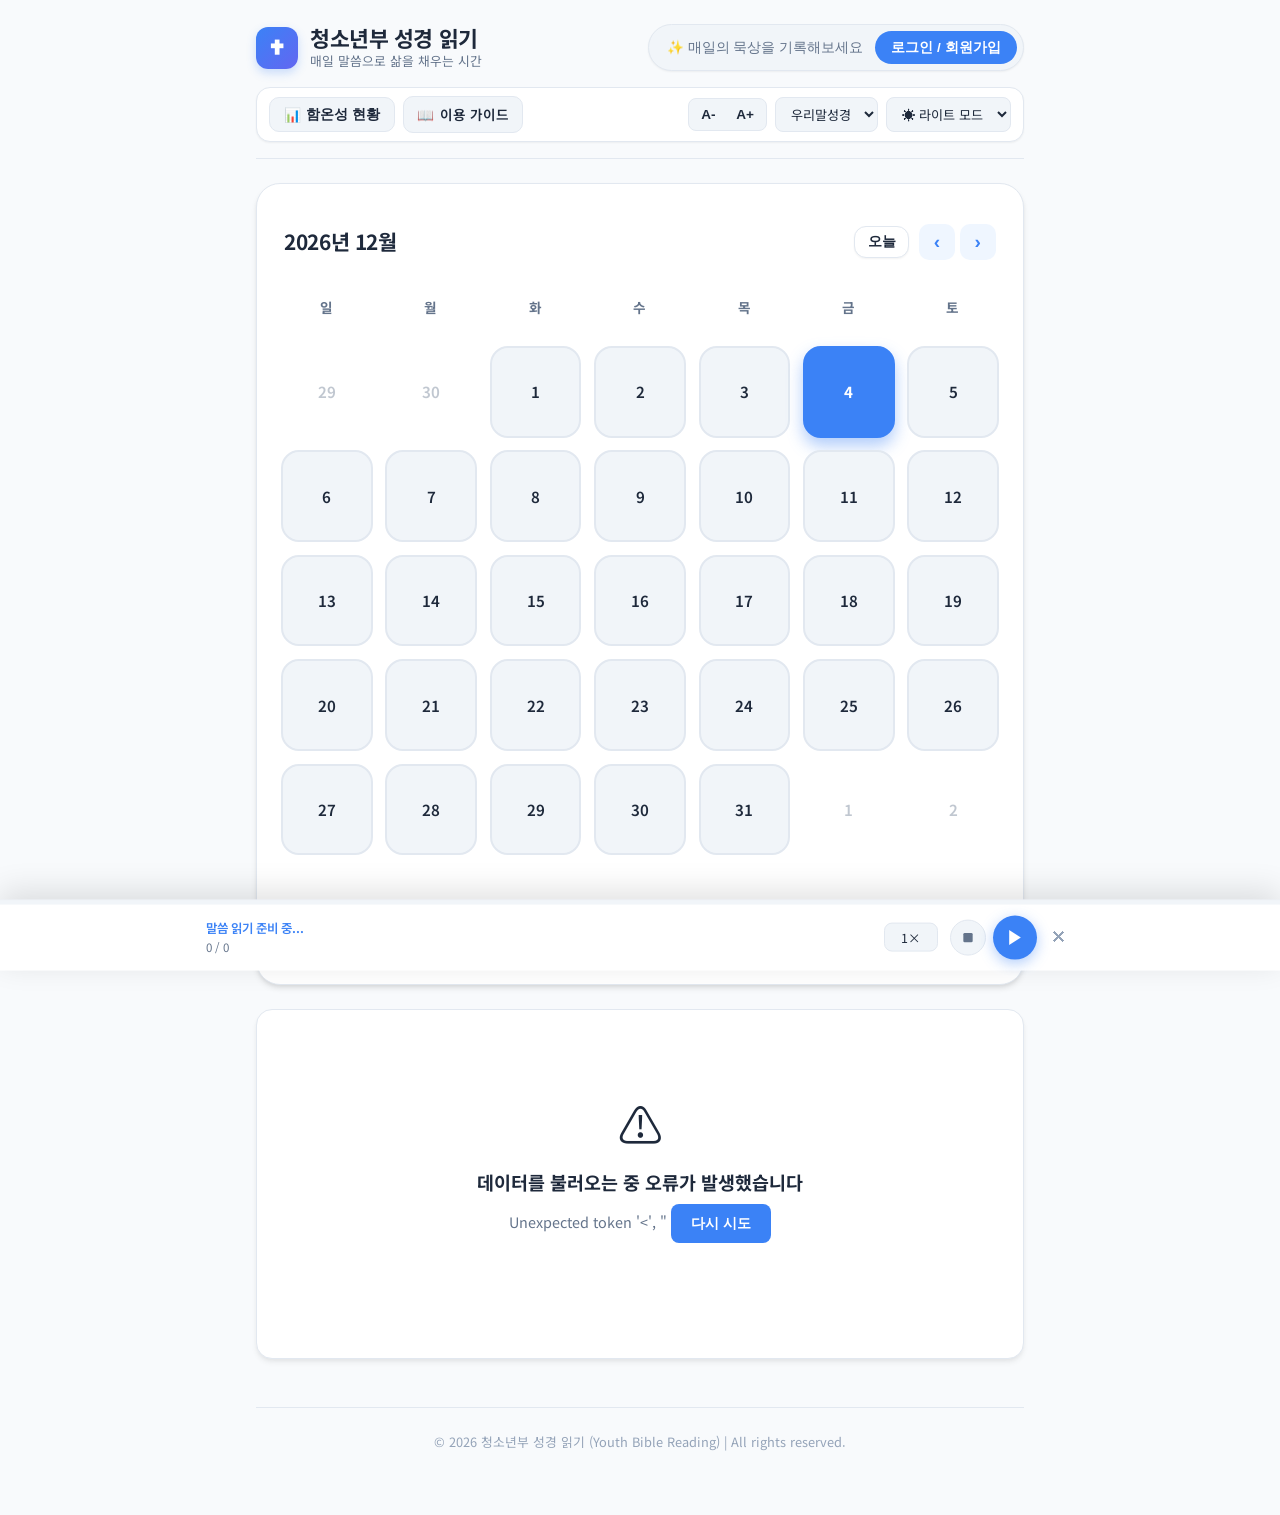
<file: index.html>
<!DOCTYPE html>
<html lang="ko">

<head>
  <meta charset="UTF-8">
  <meta name="viewport" content="width=device-width, initial-scale=1.0">
  <title>청소년부 성경 읽기 - 매일 말씀 묵상</title>
  <meta name="description" content="청소년부 성경 읽기표 및 매일 말씀 묵상 웹 애플리케이션입니다.">

  <!-- Open Graph Meta Tags -->
  <meta property="og:title" content="함온성">
  <meta property="og:description" content="함께하는 온라인 성경통독">
  <meta property="og:type" content="website">
  <meta property="og:image" content="https://bible-reading-nu.vercel.app/mainlogo.png">

  <link rel="icon" type="image/png" href="favicon.ico">

  <!-- Global Error Handler for Mobile WebView Debugging -->
  <script>
    window.onerror = function (message, source, lineno, colno, error) {
      showGlobalError('JS Error: ' + message + ' at ' + (source ? source.split('/').pop() : 'unknown') + ':' + lineno);
      return false;
    };
    window.addEventListener('unhandledrejection', function (event) {
      showGlobalError('Promise Error: ' + (event.reason ? event.reason.message || event.reason : 'Unknown'));
    });
    function showGlobalError(msg) {
      var isAdmin = false;
      try {
        if (window.currentUser && (window.currentUser.role === 'admin' || window.currentUser.role === 'leader')) isAdmin = true;
        else if (localStorage.getItem('cached_role') === 'admin' || localStorage.getItem('cached_role') === 'leader') isAdmin = true;
      } catch (e) { }

      if (!isAdmin) return;

      var errDiv = document.createElement('div');
      errDiv.style.position = 'fixed';
      errDiv.style.top = '0';
      errDiv.style.left = '0';
      errDiv.style.width = '100%';
      errDiv.style.backgroundColor = 'rgba(255, 0, 0, 0.9)';
      errDiv.style.color = 'white';
      errDiv.style.padding = '10px';
      errDiv.style.zIndex = '999999';
      errDiv.style.fontSize = '12px';
      errDiv.style.wordBreak = 'break-all';
      errDiv.style.boxSizing = 'border-box';
      errDiv.innerHTML = '<strong>[Error]</strong> ' + msg + ' <button onclick="this.parentElement.remove()" style="margin-left:10px; color:black; padding:2px 5px; border-radius:3px; cursor:pointer;">닫기</button>';
      if (document.body) {
        document.body.appendChild(errDiv);
      } else {
        window.addEventListener('DOMContentLoaded', function () {
          document.body.appendChild(errDiv);
        });
      }
    }
  </script>

  <!-- CSS Stylesheet -->
  <link rel="stylesheet" href="css/style.css">

  <!-- 커스텀 달력 스타일 -->
  <link rel="stylesheet" href="css/calendar.css">
</head>

<body>
  <div class="app-container">

    <!-- 1. Header & Controls -->
    <header class="app-header">
      <!-- Topbar: Brand Logo & User Auth -->
      <div class="header-topbar">
        <div class="brand">
          <div class="brand-icon">✝</div>
          <div class="brand-title">
            <h1>청소년부 성경 읽기</h1>
            <p>매일 말씀으로 삶을 채우는 시간</p>
          </div>
        </div>

        <div class="user-auth-area">
          <button id="loginOpenBtn" class="login-pill-btn" aria-label="로그인 및 회원가입">
            <span class="login-prompt-text hide-on-mobile">✨ 매일의 묵상을 기록해보세요</span>
            <span class="login-action-text">로그인 / 회원가입</span>
          </button>
          <div id="userProfileArea" class="user-profile-area" style="display: none;">
            <a href="admin/" id="adminLinkBtn" class="btn-auth"
              style="display: none; background: #fef08a; color: #854d0e; text-decoration: none;">어드민</a>
            <span id="userNameSpan" class="user-name"></span>
            <button id="logoutBtn" class="btn-auth btn-logout">로그아웃</button>
          </div>
        </div>
      </div>

      <!-- Toolbar: Features & View Utilities -->
      <div class="header-toolbar">
        <div class="toolbar-nav">
          <button id="communityDashboardBtn" class="btn-toolbar-nav" title="친구들 현황 및 인기 말씀 보기">
            <span>📊</span> 함온성 현황
          </button>
          <button id="myPrayersBtn" class="btn-toolbar-nav btn-my-prayers" title="작성한 기도 모음 보기" style="display: none;">
            <span>🙏</span> 나의 기도함
          </button>
          <a href="guide/student.html" class="btn-toolbar-nav" style="text-decoration: none;" title="학생용 이용 가이드">
            <span>📖</span> 이용 가이드
          </a>
        </div>

        <div class="toolbar-utils">
          <!-- Font Size Adjuster -->
          <div class="control-group" title="글자 크기 조절">
            <button id="fontDecreaseBtn" class="btn-icon" aria-label="글자 크기 축소">A-</button>
            <button id="fontIncreaseBtn" class="btn-icon" aria-label="글자 크기 확대">A+</button>
          </div>

          <!-- Version Selector -->
          <select id="versionSelect" class="theme-select" aria-label="성경 버전 선택">
            <option value="woori">우리말성경</option>
            <option value="krv">개역개정</option>
            <option value="shg">새한글</option>
          </select>

          <!-- Theme Selector -->
          <select id="themeSelect" class="theme-select" aria-label="테마 선택">
            <option value="light">☀️ 라이트 모드</option>
            <option value="dark">🌙 다크 모드</option>
            <option value="paper">📜 페이퍼 모드</option>
          </select>
        </div>
      </div>
    </header>



    <!-- 인라인 달력 뷰 -->
    <div id="calendarInline" class="calendar-inline-container">
      <input type="date" id="dateInput" aria-label="날짜 선택" style="display: none;">
      <div class="calendar-wrapper">
        <!-- 달력 헤더 (모던 레이아웃) -->
        <div
          style="display: flex; justify-content: space-between; align-items: center; margin-bottom: 1.5rem; padding: 0 0.2rem;">
          <div id="monthYear"
            style="font-size: 1.3rem; font-weight: 700; color: var(--text-main); letter-spacing: -0.02em;"></div>

          <div style="display: flex; align-items: center; gap: 0.6rem;">
            <button id="todayBtn" aria-label="오늘"
              style="padding: 0.35rem 0.8rem; font-size: 0.85rem; border-radius: 12px; border: 1px solid var(--border-color); background: var(--bg-card); color: var(--text-main); font-weight: 600; cursor: pointer; transition: all 0.2s ease; box-shadow: 0 1px 2px rgba(0,0,0,0.05);">오늘</button>
            <div style="display: flex; gap: 0.3rem;">
              <button class="nav-btn" id="prevMonth"
                style="width: 36px; height: 36px; border-radius: 10px; font-size: 1.2rem;">‹</button>
              <button class="nav-btn" id="nextMonth"
                style="width: 36px; height: 36px; border-radius: 10px; font-size: 1.2rem;">›</button>
            </div>
          </div>
        </div>

        <!-- 현재 선택 날짜 텍스트 (모바일 UI 개선을 위해 숨김 처리) -->
        <div id="dateDisplayText" style="display: none;"></div>

        <!-- 요일 헤더 -->
        <div class="weekdays">
          <div class="weekday">일</div>
          <div class="weekday">월</div>
          <div class="weekday">화</div>
          <div class="weekday">수</div>
          <div class="weekday">목</div>
          <div class="weekday">금</div>
          <div class="weekday">토</div>
        </div>

        <!-- 날짜 그리드 -->
        <div class="days-grid" id="daysGrid"></div>
      </div>
    </div>

    <!-- Completion Status Banner -->
    <div id="completionBanner" class="completion-banner" style="display: none;">
      <div class="completion-banner-info">
        <span class="banner-icon">🎉</span>
        <div>
          <strong id="completionBannerTitle">이 날짜의 함온성이 완료되었습니다.</strong>
        </div>
      </div>
      <button id="editCompletionBtn" class="btn-banner-action">기도 수정하기</button>
    </div>

    <!-- 3. Reading Plan Summary Card -->
    <section id="planSummaryCard" class="plan-summary-card" style="display: none;">
      <div class="plan-summary-header">
        <div>
          <span class="plan-badge">오늘의 말씀 범위</span>
          <span id="planDayCount" class="plan-badge"
            style="display:none; background-color:#10b981; margin-left:0.5rem;"></span>
        </div>
        <button id="ttsStartBtn" class="btn-tts-start" title="말씀 전체 듣기" onclick="startFullTTS()">
          <svg viewBox="0 0 24 24" fill="currentColor">
            <polygon points="5,3 19,12 5,21" />
          </svg>
          전체 듣기
        </button>
      </div>
      <div id="planTitle" class="plan-title"></div>
    </section>

    <!-- 4. Scripture Reading Main Content -->
    <main id="readingContainer" class="reading-container">
      <!-- Verses will be dynamically rendered here via JavaScript -->
    </main>

    <!-- 5. Toast Notification -->
    <div id="toast" class="toast">구절이 복사되었습니다.</div>

    <!-- 6. Selected Verses Floating Action Bar -->
    <div id="selectedVersesBar" class="selected-verses-bar" style="display: none;">
      <div class="selected-bar-info">
        <span class="selected-icon">📌</span>
        <span><strong id="selectedCountText">0</strong>개 선택됨</span>
      </div>
      <div class="selected-bar-actions">
        <button id="clearSelectionBtn" class="btn-secondary-sm">해제</button>
        <button id="openCompletionBtn" class="btn-primary-sm">함온성 완료</button>
      </div>
    </div>

    <!-- 7. Footer -->
    <footer class="app-footer">
      <p>© 2026 청소년부 성경 읽기 (Youth Bible Reading) | All rights reserved.</p>
    </footer>

  </div>

  <!-- TTS Player Bar (화면 하단 고정) -->
  <div id="ttsPlayer">
    <!-- 프로그레스 바 -->
    <div id="ttsProgressTrack" title="클릭하여 해당 위치로 이동">
      <div id="ttsProgressFill"></div>
    </div>

    <!-- 컨트롤 영역 -->
    <div class="tts-player-inner">
      <!-- 현재 읽는 구절 정보 -->
      <div class="tts-info">
        <span id="ttsCurrentRef">말씀 읽기 준비 중...</span>
        <span id="ttsCounter">0 / 0</span>
      </div>

      <!-- 속도 선택 -->
      <select id="ttsRateSelect" aria-label="읽기 속도 선택" title="읽기 속도">
        <option value="0.7">0.7×</option>
        <option value="0.85">0.85×</option>
        <option value="1.0" selected>1×</option>
        <option value="1.2">1.2×</option>
        <option value="1.5">1.5×</option>
        <option value="2.0">2×</option>
      </select>

      <!-- 재생 컨트롤 -->
      <div class="tts-controls">
        <!-- 정지 버튼 -->
        <button id="ttsStopBtn" aria-label="정지" title="정지">
          <svg viewBox="0 0 24 24" fill="currentColor">
            <rect x="5" y="5" width="14" height="14" rx="2" />
          </svg>
        </button>

        <!-- 재생 / 일시정지 버튼 -->
        <button id="ttsPlayPauseBtn" aria-label="재생">
          <svg viewBox="0 0 24 24" fill="currentColor">
            <polygon points="5,3 19,12 5,21" />
          </svg>
        </button>

        <!-- 닫기 버튼 -->
        <button id="ttsCloseBtn" aria-label="플레이어 닫기" title="닫기">✕</button>
      </div>
    </div>
  </div>

  <!-- 8. Auth Modal (Login / Register) -->
  <div id="authModal" class="modal-overlay" style="display: none;">
    <div class="modal-card">
      <button id="authModalCloseBtn" class="modal-close-btn" aria-label="닫기">✕</button>

      <!-- Modal Nav Tabs -->
      <div class="modal-tabs">
        <button id="tabLoginBtn" class="tab-btn active">로그인</button>
        <button id="tabRegisterBtn" class="tab-btn">회원가입</button>
      </div>

      <!-- Login Form -->
      <form id="loginForm" class="auth-form">
        <div class="form-group">
          <label for="loginUsername">아이디</label>
          <input type="text" id="loginUsername" placeholder="아이디를 입력하세요" required autocomplete="username">
        </div>
        <div class="form-group">
          <label for="loginPassword">비밀번호</label>
          <input type="password" id="loginPassword" placeholder="비밀번호를 입력하세요" required autocomplete="current-password">
        </div>
        <div id="loginErrorMsg" class="error-msg" style="display: none;"></div>
        <button type="submit" class="btn-submit">로그인</button>
      </form>

      <!-- Register Form -->
      <form id="registerForm" class="auth-form" style="display: none;">
        <div class="form-group">
          <label for="registerName">이름 </label>
          <input type="text" id="registerName" placeholder="실명을 입력하세요 (예: 홍길동)" pattern="^[가-힣]{1,6}$"
            title="이름은 한글로 1~6글자만 입력 가능하며, 특수문자나 공백은 사용할 수 없습니다." required>
        </div>
        <div class="form-group">
          <label for="registerUsername">아이디</label>
          <input type="text" id="registerUsername" placeholder="사용할 아이디 (3자 이상)" required autocomplete="username">
        </div>
        <div class="form-group">
          <label for="registerPassword">비밀번호</label>
          <input type="password" id="registerPassword" placeholder="비밀번호 (4자 이상)" required autocomplete="new-password">
        </div>
        <div id="registerErrorMsg" class="error-msg" style="display: none;"></div>
        <button type="submit" class="btn-submit">회원가입 완료</button>
      </form>
    </div>
  </div>

  <!-- 9. Completion Modal (오늘의 함온성 완료) -->
  <div id="completionModal" class="modal-overlay" style="display: none;">
    <div class="modal-card modal-card-large">
      <button id="completionModalCloseBtn" class="modal-close-btn" aria-label="닫기">✕</button>

      <div class="modal-header-title">
        <h2>✨ 오늘의 함온성 완료하기</h2>
        <p>선택하신 말씀과 기도를 기록하여 나눕니다.</p>
      </div>

      <form id="completionForm" class="auth-form">
        <div class="form-group">
          <label for="completionMyMessage">오늘 내게 주신 말씀</label>
          <textarea id="completionMyMessage" rows="5" class="form-textarea" readonly></textarea>
        </div>

        <div class="form-group">
          <label for="completionPray">한줄 기도</label>
          <textarea id="completionPray" rows="3" class="form-textarea"
            placeholder="오늘 말씀을 읽고 느낀 점이나 기도를 적어주세요 (선택사항)"></textarea>
        </div>

        <div class="form-group">
          <label for="completionPrayForUser">서로를 위한 기도</label>
          <textarea id="completionPrayForUser" rows="2" class="form-textarea"
            placeholder="함께 성경을 읽는 친구들이나 이웃을 위한 기도제목을 적어주세요 (선택사항)"></textarea>
        </div>

        <div id="completionErrorMsg" class="error-msg" style="display: none;"></div>

        <div class="modal-action-buttons">
          <button type="button" id="completionCancelBtn" class="btn-cancel">취소</button>
          <button type="submit" class="btn-submit">오늘의 함온성 기록 저장</button>
        </div>
      </form>
    </div>
  </div>

  <!-- 10. Prayer History Modal (나의 기도함) -->
  <div id="prayerHistoryModal" class="modal-overlay" style="display: none;">
    <div class="modal-card modal-card-history">
      <button id="prayerHistoryCloseBtn" class="modal-close-btn" aria-label="닫기">✕</button>

      <div class="modal-header-title">
        <h2>🙏 나의 기도함 (기록 모음)</h2>
        <p>그동안 작성하신 함온성 묵상과 기도 제목들을 확인하실 수 있습니다.</p>
      </div>

      <div id="prayerHistoryList" class="prayer-history-list">
        <!-- Dynamic list of past prayer cards -->
      </div>
    </div>
  </div>

  <!-- 11. Community Dashboard Modal (함온성 현황 & 인기 말씀) -->
  <div id="communityDashboardModal" class="modal-overlay" style="display: none;">
    <div class="modal-card modal-card-dashboard">
      <button id="communityDashboardCloseBtn" class="modal-close-btn" aria-label="닫기">✕</button>

      <div class="modal-header-title">
        <h2>📊 청소년부 함온성 현황</h2>
        <p>함께 말씀을 읽는 친구들의 열정과 가장 은혜로운 인기 말씀을 나누어보세요.</p>
      </div>

      <!-- Dashboard Tabs -->
      <div class="modal-tabs">
        <button id="tabFriendsBtn" class="tab-btn active">👥 친구들 현황 & 묵상 피드</button>
        <button id="tabPopularVersesBtn" class="tab-btn">⭐ 인기 말씀 TOP 10</button>
      </div>

      <!-- Tab Content 1: Friends Feed & Stats -->
      <div id="friendsStatsTab" class="dashboard-tab-content">
        <!-- Summary Cards -->
        <div class="stats-summary-grid">
          <div class="stat-card">
            <span class="stat-icon">🔥</span>
            <div class="stat-info">
              <span class="stat-value" id="statTodayCount">0명</span>
              <span class="stat-label">오늘 완독한 친구</span>
            </div>
          </div>
          <div class="stat-card">
            <span class="stat-icon">📖</span>
            <div class="stat-info">
              <span class="stat-value" id="statTotalCount">0회</span>
              <span class="stat-label">누적 함온성 완독</span>
            </div>
          </div>
        </div>


        <!-- Community Feed -->
        <div class="dashboard-section" style="margin-top: 1.5rem;">
          <h3 class="section-subtitle">💬 친구들의 최신 묵상 & 기도 피드</h3>
          <div id="communityFeedList" class="community-feed-list">
            <!-- Dynamic feed items -->
          </div>
        </div>
      </div>

      <!-- Tab Content 2: Popular Verses TOP 10 -->
      <div id="popularVersesTab" class="dashboard-tab-content" style="display: none;">
        <div class="popular-verses-intro">
          <p>❤️ 청소년부 친구들이 함온성을 작성하며 가장 많이 선택한 은혜의 말씀 구절입니다.</p>
        </div>
        <div id="popularVersesList" class="popular-verses-list">
          <!-- Dynamic popular verse ranking cards -->
        </div>
      </div>
    </div>
  </div>

  <!-- JavaScript (의존 순서 준수)
       core/     → 앱 기반 (상수·상태·유틸)
       ui/       → 화면 렌더링
       features/ → 기능 모듈 (새 기능은 여기에 추가)
  -->
  <!-- core: 기반 -->
  <script src="js/core/constants.js"></script>
  <script src="js/client/state.js"></script>
  <script src="js/core/utils.js"></script>
  <!-- ui: 렌더링 -->
  <script src="js/client/ui/renderer.js"></script>
  <script src="js/client/ui/swipe-dismiss.js"></script> <!-- 바텀시트 스와이프 닫기 -->
  <!-- features: 기능별 모듈 -->
  <script src="js/client/features/auth.js"></script>
  <script src="js/client/features/tts.js"></script>
  <script src="js/client/features/hamonseong.js"></script>
  <script src="js/client/features/prayer.js"></script>
  <script src="js/client/features/community.js"></script>
  <!-- 진입점 -->
  <script src="js/client/app.js"></script>

  <!-- 커스텀 달력 스크립트 -->
  <script src="js/client/features/calendar.js"></script>
</body>

</html>
</file>
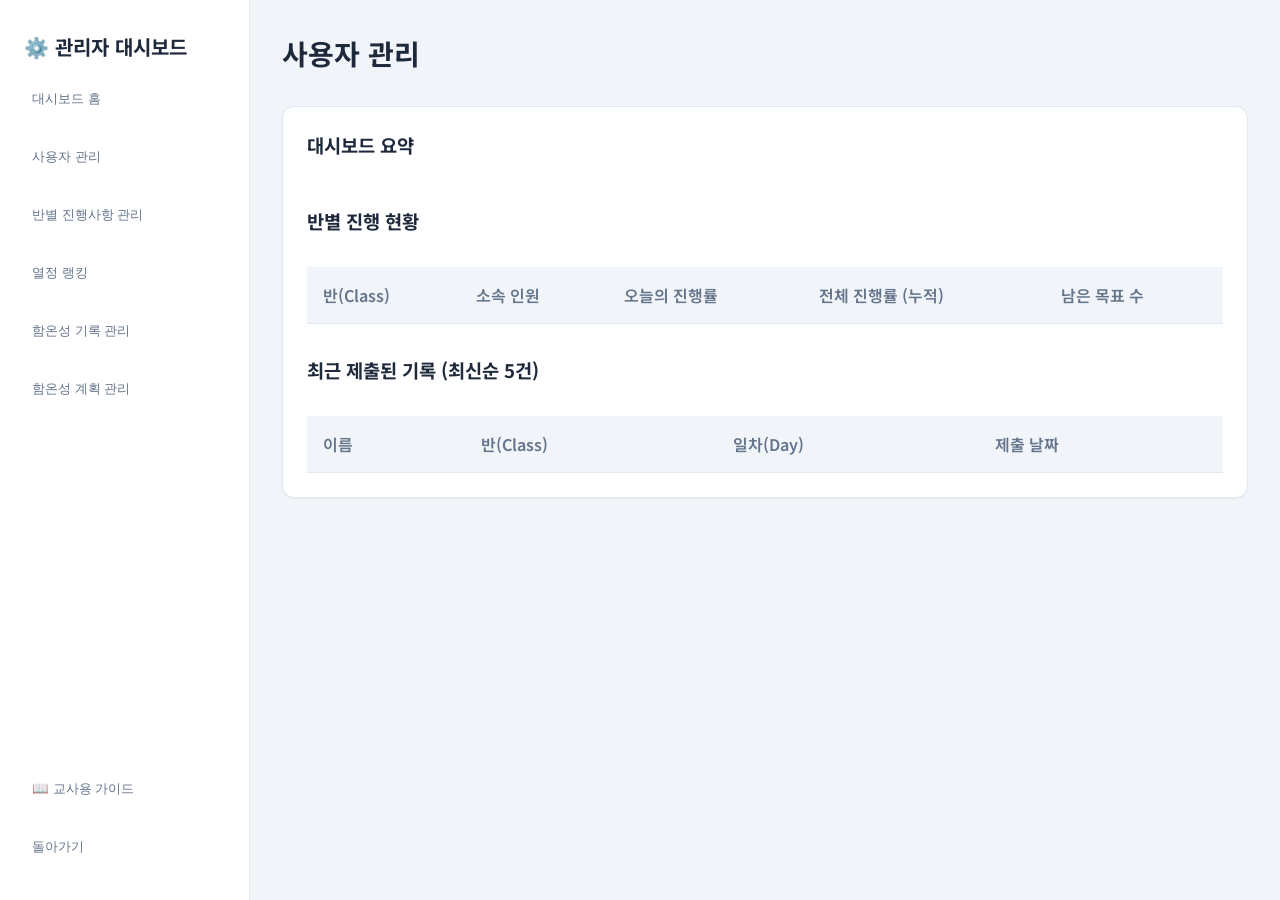
<file: admin/index.html>
<!DOCTYPE html>
<html lang="ko">

<head>
  <meta charset="UTF-8">
  <meta name="viewport" content="width=device-width, initial-scale=1.0">
  <title>관리자 페이지 - 청소년부 성경 읽기</title>
  <!-- <link rel="icon" type="image/png" href="../favicon.png"> -->

  <link rel="stylesheet" href="../css/style.css">
  <link rel="stylesheet" href="../css/admin.css">

</head>

<body>
  <div class="admin-layout">
    <!-- ===== 좌측 사이드바 네비게이션 ===== -->
    <!-- data-target 속성: main.js에서 해당 값으로 섹션을 찾아 표시/숨김 처리 -->
    <aside class="admin-sidebar">
      <div class="sidebar-header">
        <h2>⚙️ 관리자 대시보드</h2>
        <button id="mobileMenuToggle" class="mobile-menu-toggle">☰</button>
      </div>
      <div id="sidebarMenu" class="sidebar-menu">
        <button class="admin-nav-item" data-target="home">대시보드 홈</button>
        <button class="admin-nav-item" data-target="users">사용자 관리</button>
        <button class="admin-nav-item" data-target="progress">반별 진행사항 관리</button> <!-- 반별 O/X 진행사항 -->
        <button class="admin-nav-item" data-target="ranking">열정 랭킹</button>
        <button class="admin-nav-item" data-target="logs">함온성 기록 관리</button>
        <button class="admin-nav-item" data-target="plans">함온성 계획 관리</button>
        <div class="desktop-spacer" style="flex-grow: 1;"></div>
        <button class="admin-nav-item" onclick="window.location.href='../guide/teacher.html'">📖 교사용 가이드</button>
        <button class="admin-nav-item" onclick="window.location.href='../index.html'">돌아가기</button>
      </div>
    </aside>

    <main class="admin-main">
      <header class="admin-header">
        <h1 id="pageTitle">사용자 관리</h1>
        <div id="adminUserArea">
          <!-- User info -->
        </div>
      </header>

      <!-- Home Section -->
      <section id="homeSection" class="admin-card">
        <div style="display: flex; justify-content: space-between; align-items: center; margin-bottom: 1rem;">
          <h3>대시보드 요약</h3>
        </div>

        <!-- 통계 요약 카드들 -->
        <div
          style="display: grid; grid-template-columns: repeat(auto-fit, minmax(200px, 1fr)); gap: 1rem; margin-bottom: 2rem;"
          id="homeStatsContainer">
          <!-- JS will populate stats cards -->
        </div>

        <!-- 반별 요약 테이블 -->
        <div style="margin-bottom: 1rem;">
          <h3>반별 진행 현황</h3>
        </div>
        <div style="overflow-x: auto; margin-bottom: 2rem;">
          <table class="admin-table" style="text-align: center;">
            <thead>
              <tr>
                <th>반(Class)</th>
                <th>소속 인원</th>
                <th id="homeDailyProgressTh">오늘의 진행률</th>
                <th>전체 진행률 (누적)</th>
                <th>남은 목표 수</th>
              </tr>
            </thead>
            <tbody id="homeClassTableBody">
              <!-- JS will populate class stats -->
            </tbody>
          </table>
        </div>

        <!-- 최근 활동 내역 -->
        <div style="margin-bottom: 1rem;">
          <h3>최근 제출된 기록 (최신순 5건)</h3>
        </div>
        <div style="overflow-x: auto;">
          <table class="admin-table" style="text-align: center;">
            <thead>
              <tr>
                <th>이름</th>
                <th>반(Class)</th>
                <th>일차(Day)</th>
                <th>제출 날짜</th>
              </tr>
            </thead>
            <tbody id="homeRecentActivityBody">
              <!-- JS will populate recent activity -->
            </tbody>
          </table>
        </div>
      </section>

      <!-- Ranking Section -->
      <section id="rankingSection" class="admin-card" style="display: none;">
        <div style="display: flex; justify-content: space-between; align-items: center; margin-bottom: 1rem;">
          <h3>🏆 학생 열정 랭킹 (전체)</h3>
        </div>
        <div style="overflow-x: auto;">
          <table class="admin-table" style="text-align: center;">
            <thead>
              <tr>
                <th>순위</th>
                <th>이름</th>
                <th>반(Class)</th>
                <th>완독 횟수</th>
                <th>최근 활동일</th>
              </tr>
            </thead>
            <tbody id="rankingBody">
              <!-- JS will populate ranking -->
            </tbody>
          </table>
        </div>
      </section>

      <!-- Users Section -->
      <section id="usersSection" class="admin-card" style="display: none;">
        <div style="display: flex; justify-content: space-between; align-items: center; margin-bottom: 1rem;">
          <h3>전체 사용자</h3>
        </div>
        <div style="overflow-x: auto;">
          <table class="admin-table">
            <thead>
              <tr>
                <th>ID</th>
                <th>이름</th>
                <th>반(Class)</th>
                <th>아이디(Username)</th>
                <th>권한</th>
                <th>가입일</th>
                <th>관리</th>
              </tr>
            </thead>
            <tbody id="usersTableBody">
              <!-- JS will populate this -->
            </tbody>
          </table>
        </div>
      </section>

      <!-- ===== 반별 진행사항 섹션 (Progress Section) ===== -->
      <!-- progress.js에서 loadProgress() 호출 시 데이터를 불러와 렌더링 -->
      <!-- 읽기 계획(read_plan)의 전체 일정을 열로, 학생을 행으로 배치하여 O/X 표시 -->
      <section id="progressSection" class="admin-card" style="display: none;">
        <!-- 상단: 제목 + 이름 검색 입력창 -->
        <div
          style="display: flex; justify-content: space-between; align-items: center; margin-bottom: 1rem; flex-wrap: wrap; gap: 10px;">
          <h3>반별 진행사항</h3>
          <div style="display: flex; gap: 10px; align-items: center;">
            <!-- 이름 검색: 입력 시 실시간으로 테이블 필터링 (progress.js에서 input 이벤트 처리) -->
            <input type="text" id="progressSearchInput" placeholder="이름 검색..."
              style="padding: 0.5rem; border: 1px solid var(--border-color); border-radius: 4px;">
          </div>
        </div>
        <!-- 반별 필터 버튼 영역: progress.js의 renderClassFilters()가 동적으로 버튼 생성 -->
        <div id="classFilterContainer" style="margin-bottom: 1rem; display: flex; gap: 0.5rem; flex-wrap: wrap;">
          <!-- JS가 전체/미지정/1반/2반 등의 필터 버튼을 동적으로 삽입 -->
        </div>
        <!-- 진행사항 O/X 테이블 (가로 스크롤 가능) -->
        <div style="overflow-x: auto; background-color: var(--bg-card); border-radius: 8px;">
          <table class="admin-table" id="progressTable" style="text-align: center; white-space: nowrap;">
            <thead id="progressTableHead">
              <!-- progress.js가 계획(Day) 날짜를 열 헤더로 삽입 -->
            </thead>
            <tbody id="progressTableBody">
              <!-- progress.js가 사용자별 O/X 행을 삽입 -->
            </tbody>
          </table>
        </div>
      </section>

      <!-- Logs Section -->
      <section id="logsSection" class="admin-card" style="display: none;">
        <div style="display: flex; justify-content: space-between; align-items: center; margin-bottom: 1rem;">
          <h3>전체 함온성 기록</h3>
        </div>
        <div style="overflow-x: auto;">
          <table class="admin-table">
            <thead>
              <tr>
                <th>ID</th>
                <th>날짜</th>
                <th>작성자</th>
                <th>회차</th>
                <th>선택구절/기도</th>
                <th>작성일시</th>
                <th>관리</th>
              </tr>
            </thead>
            <tbody id="logsTableBody">
              <!-- JS will populate this -->
            </tbody>
          </table>
        </div>
      </section>

      <!-- Plans Section -->
      <section id="plansSection" class="admin-card" style="display: none;">
        <div style="display: flex; justify-content: space-between; align-items: center; margin-bottom: 1rem;">
          <h3>함온성 계획 (read_plan) 관리</h3>
          <button class="admin-btn admin-btn-primary" onclick="openPlanModal()">+ 새 계획 추가</button>
        </div>
        <div style="overflow-x: auto;">
          <table class="admin-table">
            <thead>
              <tr>
                <th onclick="sortPlans('daycount')" style="cursor: pointer;" title="클릭하여 정렬">일차(Day) ↕️</th>
                <th onclick="sortPlans('date')" style="cursor: pointer;" title="클릭하여 정렬">날짜 ↕️</th>
                <th onclick="sortPlans('book')" style="cursor: pointer;" title="클릭하여 정렬">성경 권 (Book) ↕️</th>
                <th onclick="sortPlans('start')" style="cursor: pointer;" title="클릭하여 정렬">시작 장 ↕️</th>
                <th onclick="sortPlans('end')" style="cursor: pointer;" title="클릭하여 정렬">끝 장 ↕️</th>
                <th>관리</th>
              </tr>
            </thead>
            <tbody id="plansTableBody">
              <!-- JS will populate this -->
            </tbody>
          </table>
        </div>
      </section>
    </main>
  </div>

  <!-- Plan Modal -->
  <div id="planModal"
    style="display: none; position: fixed; top: 0; left: 0; width: 100%; height: 100%; background: rgba(0,0,0,0.5); align-items: center; justify-content: center;">
    <div class="admin-card" style="width: 400px; max-width: 90%;">
      <h3 id="planModalTitle" style="margin-bottom: 1rem;">새 계획 추가</h3>
      <form id="planForm">
        <input type="hidden" id="planId">
        <div style="margin-bottom: 1rem;">
          <label style="display: block; margin-bottom: 0.5rem;">일차 (Daycount)</label>
          <input type="number" id="planDaycount" required
            style="width: 100%; padding: 0.5rem; border: 1px solid var(--border-color); border-radius: 4px;">
        </div>
        <div style="margin-bottom: 1rem;">
          <label style="display: block; margin-bottom: 0.5rem;">날짜</label>
          <input type="date" id="planDate" required
            style="width: 100%; padding: 0.5rem; border: 1px solid var(--border-color); border-radius: 4px;">
        </div>
        <div style="margin-bottom: 1rem;">
          <label style="display: block; margin-bottom: 0.5rem;">성경 권 (예: 창세기, 1 등)</label>
          <input type="text" id="planBook" required
            style="width: 100%; padding: 0.5rem; border: 1px solid var(--border-color); border-radius: 4px;">
          <small style="color: var(--text-muted); display: block; margin-top: 4px;">* '창세기'와 같은 이름이나 숫자 ID를 입력할 수
            있습니다.</small>
        </div>
        <div style="margin-bottom: 1rem; display: flex; gap: 1rem;">
          <div style="flex: 1;">
            <label style="display: block; margin-bottom: 0.5rem;">시작 장</label>
            <input type="number" id="planStart" min="1" required
              style="width: 100%; padding: 0.5rem; border: 1px solid var(--border-color); border-radius: 4px;">
          </div>
          <div style="flex: 1;">
            <label style="display: block; margin-bottom: 0.5rem;">끝 장</label>
            <input type="number" id="planEnd" min="1" required
              style="width: 100%; padding: 0.5rem; border: 1px solid var(--border-color); border-radius: 4px;">
          </div>
        </div>
        <div style="display: flex; justify-content: flex-end; gap: 0.5rem;">
          <button type="button" class="admin-btn" onclick="closePlanModal()"
            style="background-color: var(--bg-subtle);">취소</button>
          <button type="submit" class="admin-btn admin-btn-primary">저장</button>
        </div>
      </form>
    </div>
  </div>

  <!-- Log Detail Modal -->
  <div id="logDetailModal"
    style="display: none; position: fixed; top: 0; left: 0; width: 100%; height: 100%; background: rgba(0,0,0,0.5); align-items: center; justify-content: center; z-index: 1000;">
    <div class="admin-card"
      style="width: 500px; max-width: 90%; max-height: 80vh; display: flex; flex-direction: column;">
      <h3 style="margin-bottom: 1rem; border-bottom: 1px solid var(--border-color); padding-bottom: 0.5rem;">함온성 기록 상세
      </h3>
      <div style="flex: 1; overflow-y: auto; margin-bottom: 1rem; padding-right: 0.5rem; line-height: 1.6;">
        <div style="margin-bottom: 1rem;">
          <h4 style="font-size: 0.9rem; color: var(--text-muted); margin-bottom: 0.25rem;">선택 구절 (말씀)</h4>
          <p id="logDetailMsg"
            style="background: var(--bg-primary); padding: 1rem; border-radius: 8px; font-size: 0.95rem; white-space: pre-wrap; word-break: break-all;">
          </p>
        </div>
        <div style="margin-bottom: 1rem;">
          <h4 style="font-size: 0.9rem; color: var(--text-muted); margin-bottom: 0.25rem;">기도 제목</h4>
          <p id="logDetailPray"
            style="background: var(--bg-primary); padding: 1rem; border-radius: 8px; font-size: 0.95rem; white-space: pre-wrap; word-break: break-all;">
          </p>
        </div>
        <div>
          <h4 style="font-size: 0.9rem; color: var(--text-muted); margin-bottom: 0.25rem;">서로를 위한 기도제목</h4>
          <p id="logDetailPrayForUser"
            style="background: var(--bg-primary); padding: 1rem; border-radius: 8px; font-size: 0.95rem; white-space: pre-wrap; word-break: break-all;">
          </p>
        </div>
      </div>
      <div style="display: flex; justify-content: flex-end;">
        <button type="button" class="admin-btn" onclick="closeLogDetailModal()"
          style="background-color: var(--bg-subtle);">닫기</button>
      </div>
    </div>
  </div>

  <!-- ===== JavaScript 로드 순서 ===== -->
  <!-- 1. constants.js: API_BASE_URL 등 전역 상수 정의 -->
  <!-- 2. 각 탭별 기능 스크립트 (users, progress, logs, plans) -->
  <!-- 3. main.js: 페이지 초기화 및 탭 전환 제어 (모든 기능 스크립트 로드 후 실행) -->
  <script src="../js/core/constants.js"></script>
  <script src="../js/core/utils.js"></script>
  <script src="../js/admin/users.js"></script>
  <script src="../js/admin/progress.js"></script>
  <script src="../js/admin/logs.js"></script>
  <script src="../js/admin/plans.js"></script>
  <script src="../js/admin/home.js"></script>
  <script src="../js/admin/ranking.js"></script>
  <script src="../js/admin/main.js"></script>
</body>

</html>
</file>
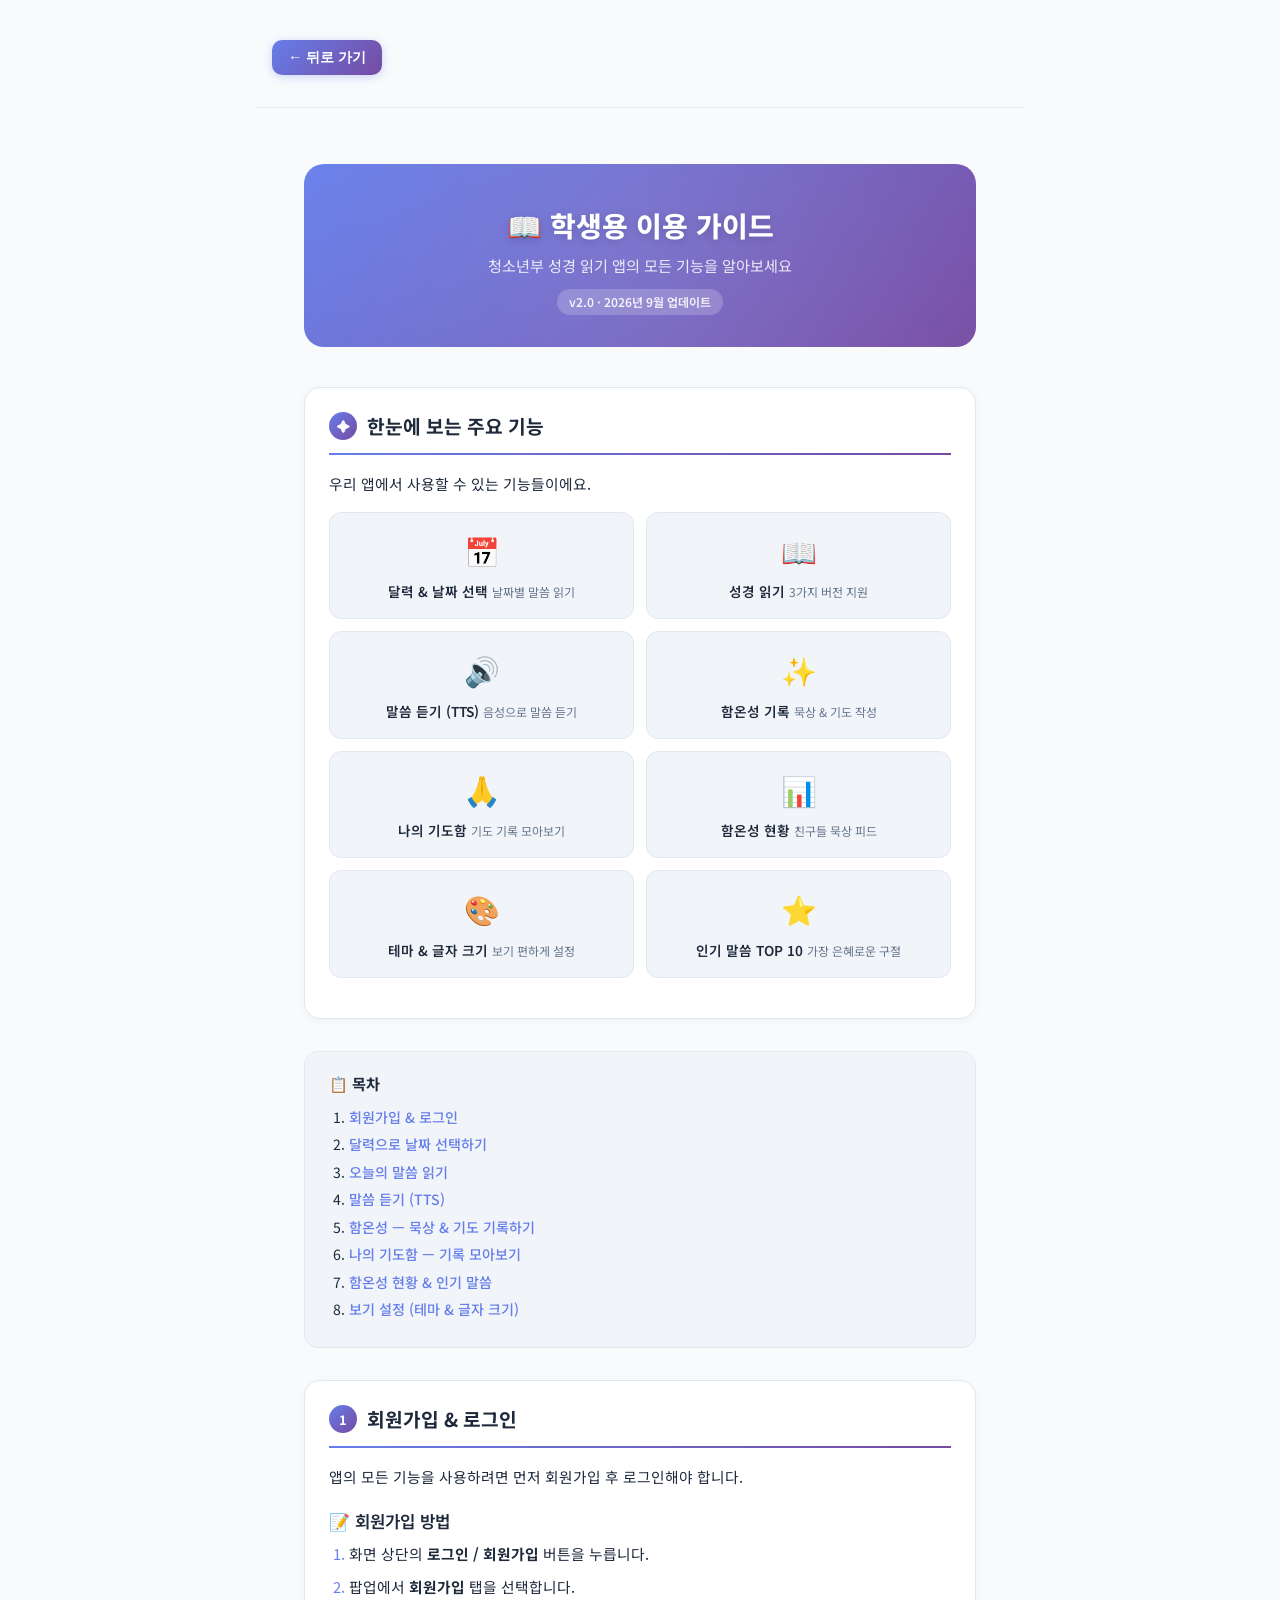
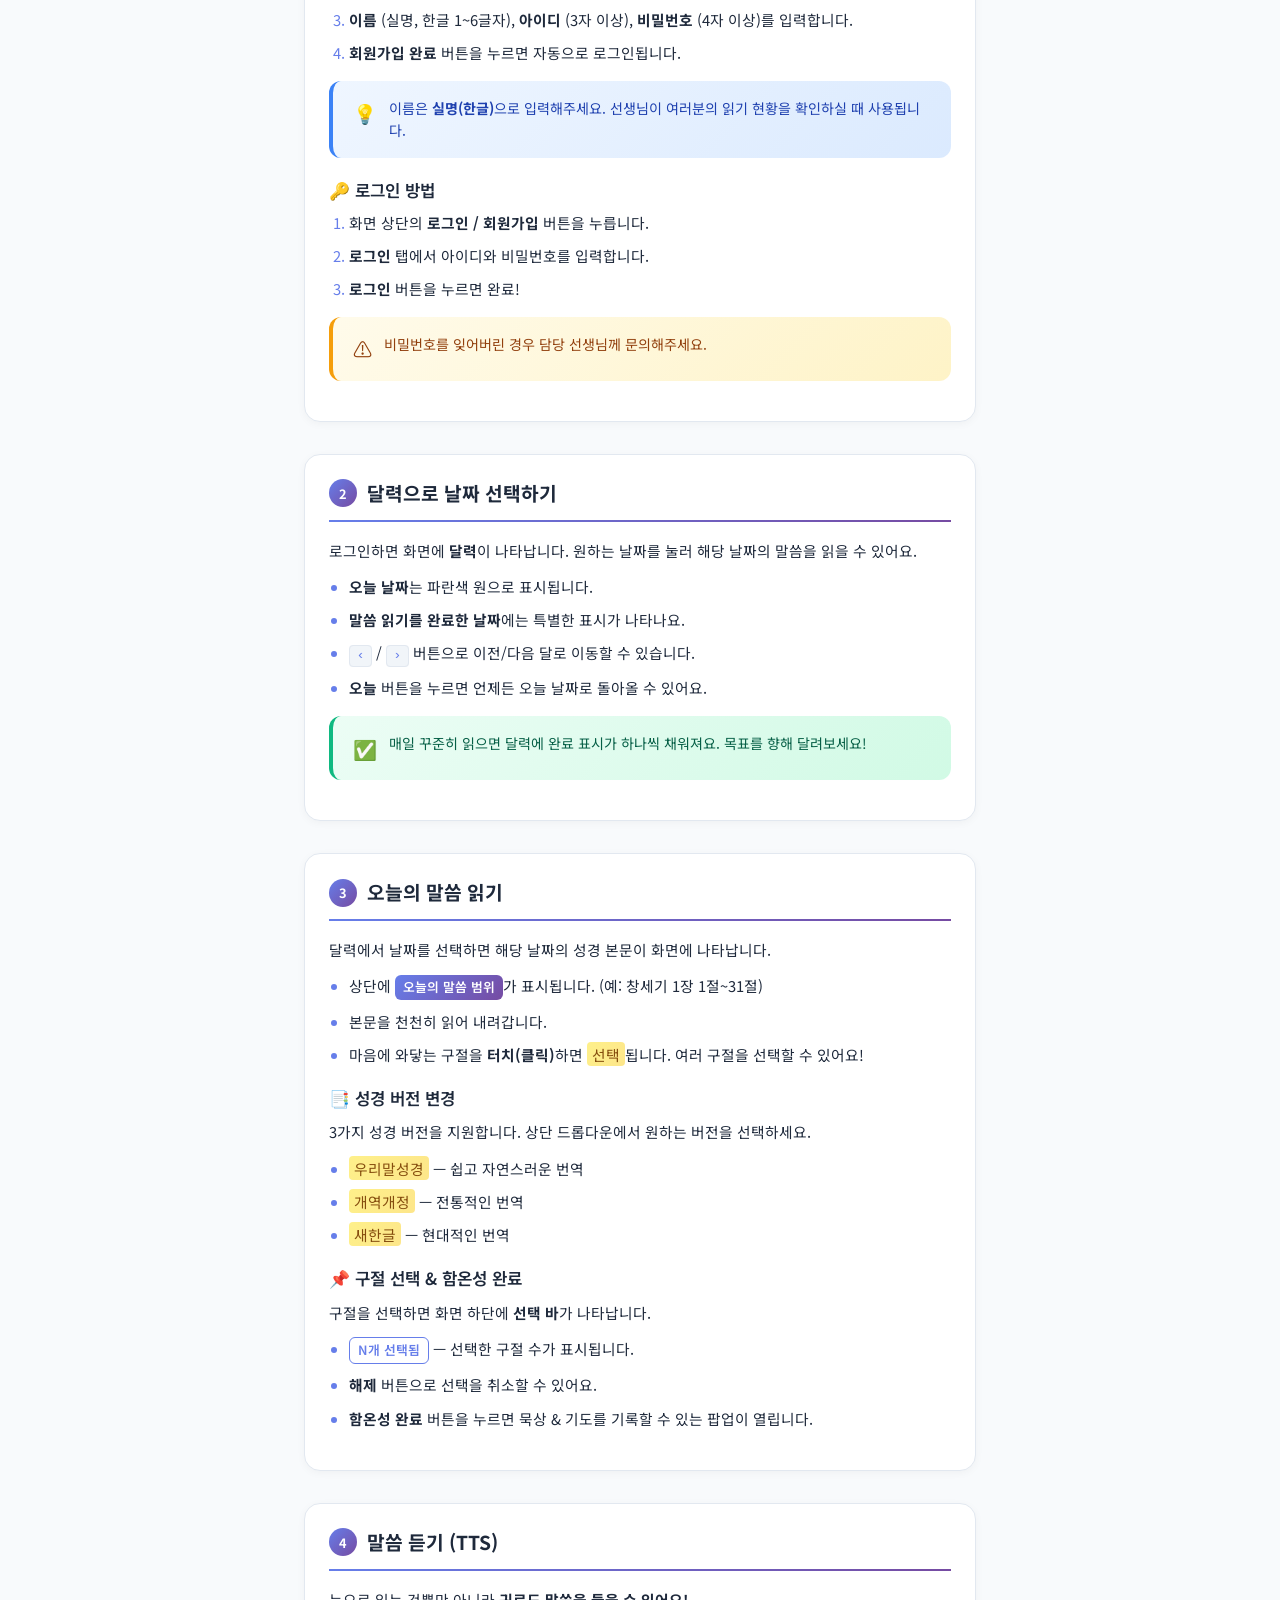
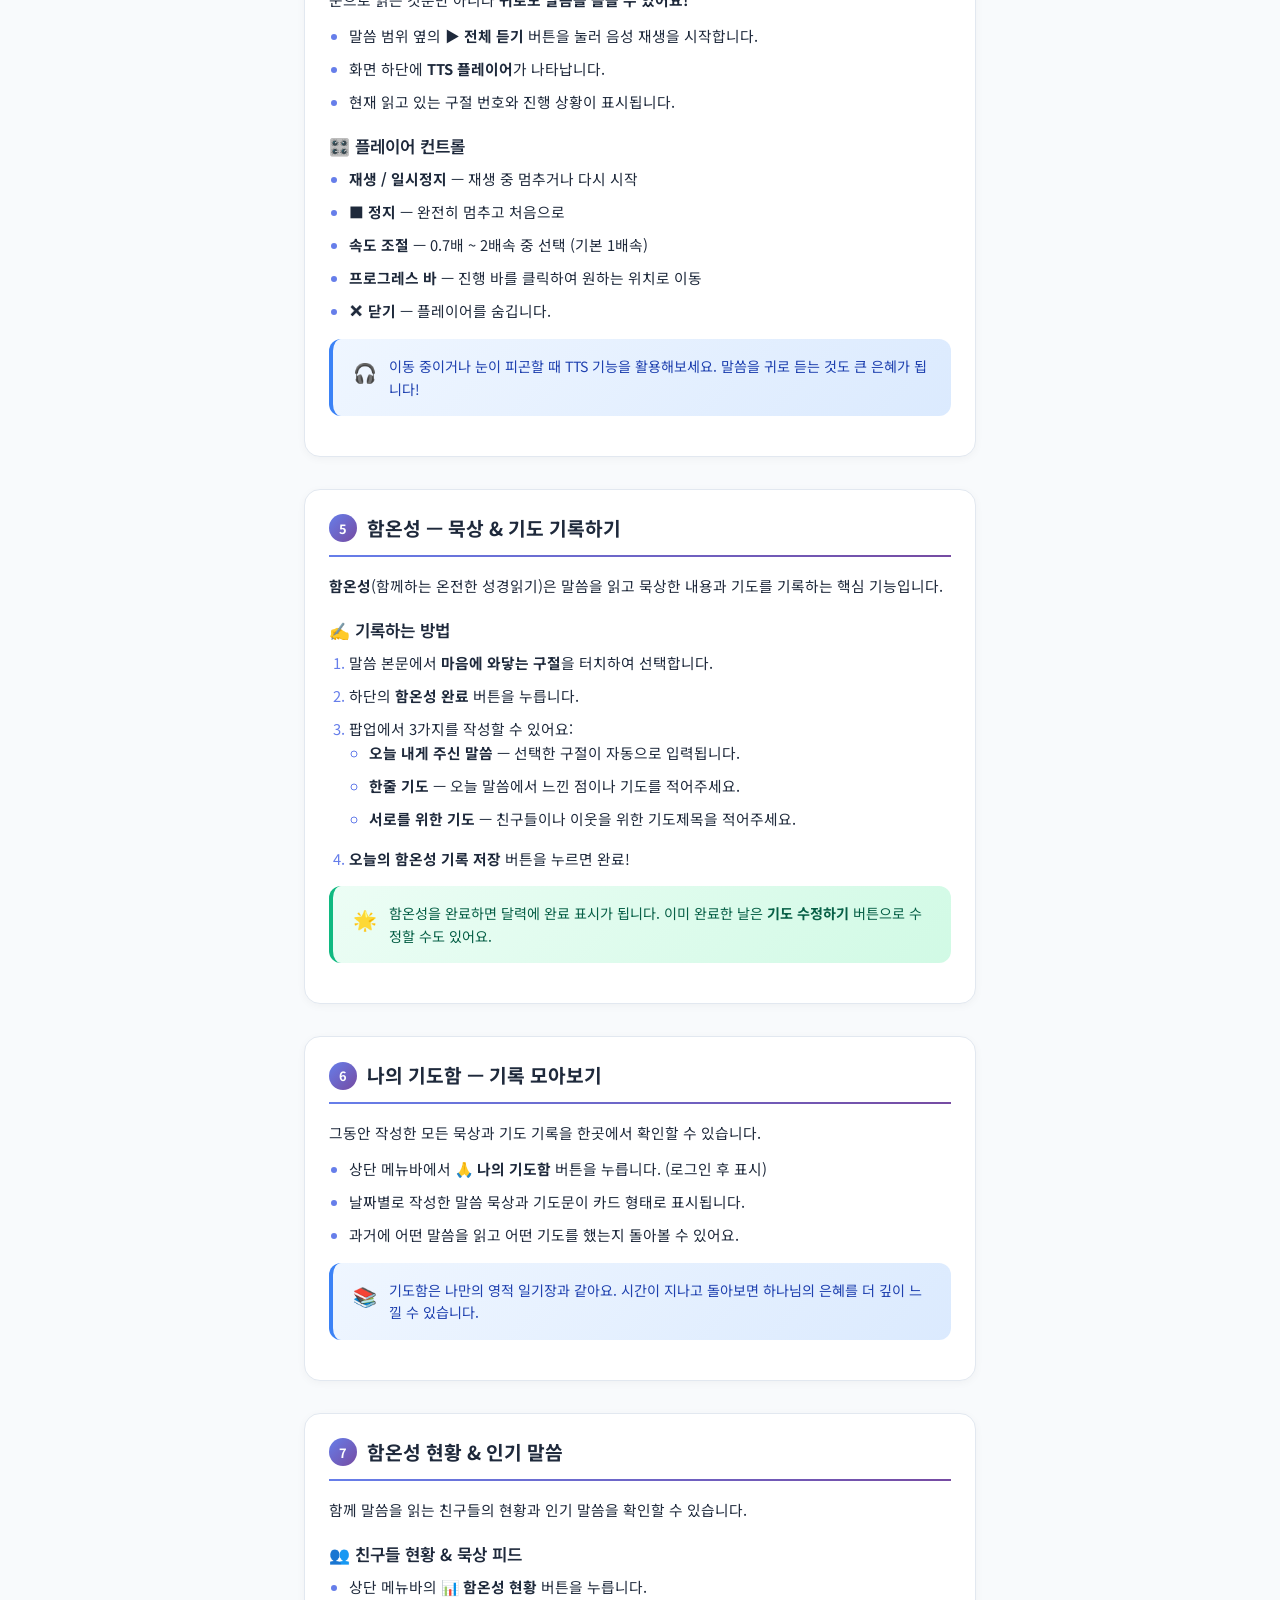
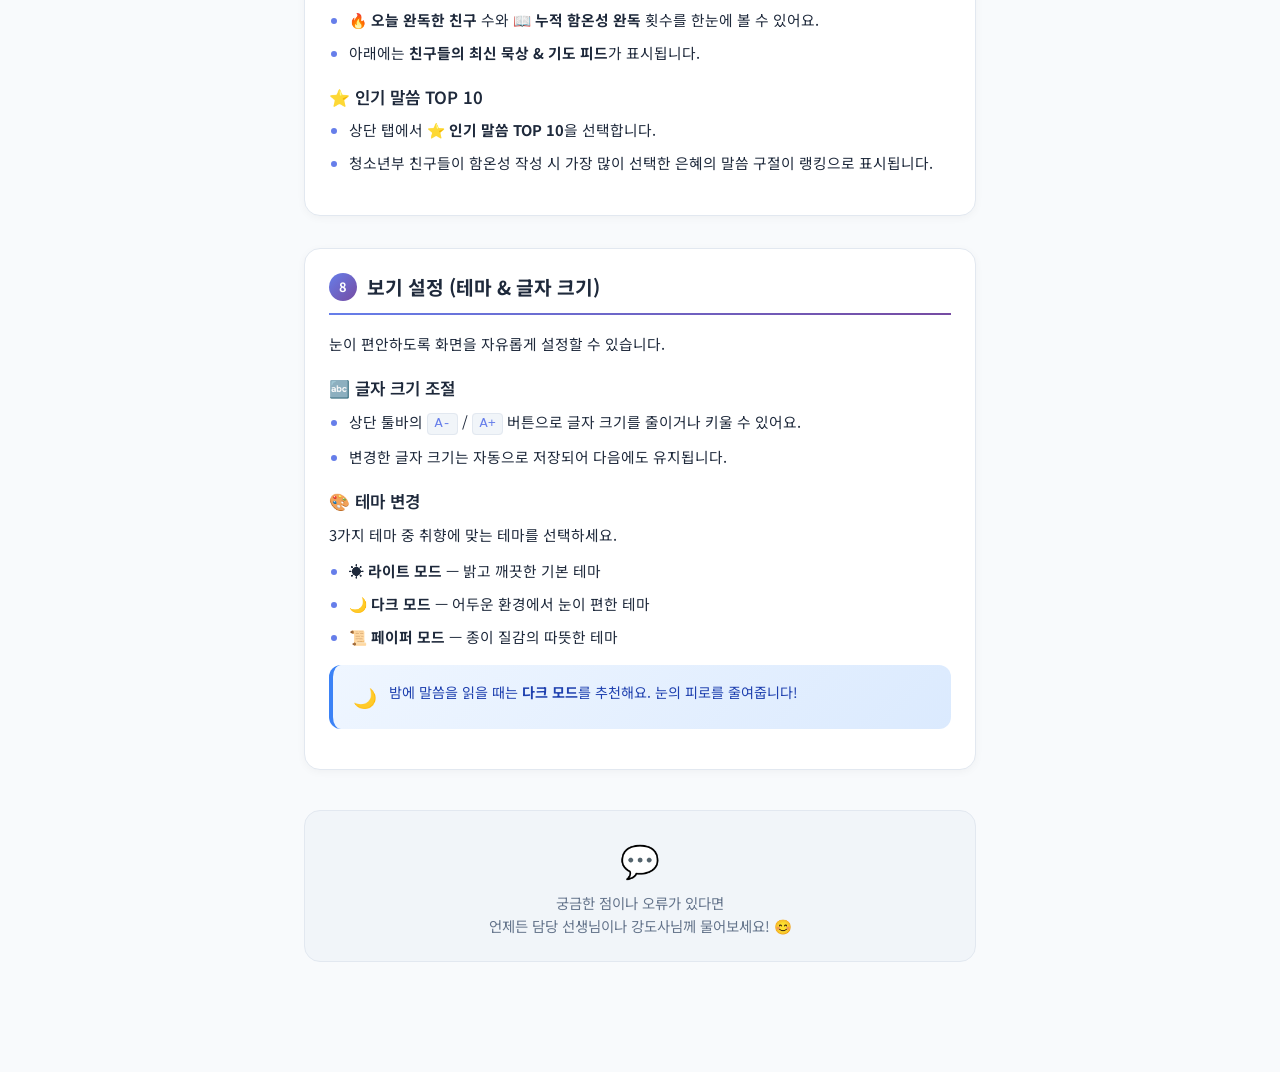
<file: guide/student.html>
<!DOCTYPE html>
<html lang="ko">

<head>
  <meta charset="UTF-8">
  <meta name="viewport" content="width=device-width, initial-scale=1.0">
  <title>학생용 이용 가이드 - 청소년부 성경 읽기</title>
  <meta name="description" content="청소년부 성경 읽기 앱 학생용 이용 가이드. 로그인부터 말씀 읽기, 함온성, 기도함까지 모든 기능을 알아보세요.">
  <link rel="icon" type="image/png" href="../favicon.ico">
  <link rel="stylesheet" href="../css/style.css">
  <link rel="stylesheet" href="../css/guide.css">
</head>

<body>
  <div class="app-container">
    <header class="app-header">
      <div class="header-topbar" style="padding: 1rem;">
        <button class="back-btn" onclick="window.history.back()">← 뒤로 가기</button>
      </div>
    </header>

    <main class="guide-container">
      <!-- ── 헤더 ── -->
      <header class="guide-header">
        <h1>📖 학생용 이용 가이드</h1>
        <p>청소년부 성경 읽기 앱의 모든 기능을 알아보세요</p>
        <span class="guide-version">v2.0 · 2026년 9월 업데이트</span>
      </header>

      <!-- ── 한눈에 보는 기능 ── -->
      <section class="guide-section">
        <h2><span class="step-number">✦</span> 한눈에 보는 주요 기능</h2>
        <p>우리 앱에서 사용할 수 있는 기능들이에요.</p>
        <div class="feature-cards">
          <div class="feature-card">
            <span class="feature-icon">📅</span>
            <span class="feature-name">달력 & 날짜 선택</span>
            <span class="feature-desc">날짜별 말씀 읽기</span>
          </div>
          <div class="feature-card">
            <span class="feature-icon">📖</span>
            <span class="feature-name">성경 읽기</span>
            <span class="feature-desc">3가지 버전 지원</span>
          </div>
          <div class="feature-card">
            <span class="feature-icon">🔊</span>
            <span class="feature-name">말씀 듣기 (TTS)</span>
            <span class="feature-desc">음성으로 말씀 듣기</span>
          </div>
          <div class="feature-card">
            <span class="feature-icon">✨</span>
            <span class="feature-name">함온성 기록</span>
            <span class="feature-desc">묵상 & 기도 작성</span>
          </div>
          <div class="feature-card">
            <span class="feature-icon">🙏</span>
            <span class="feature-name">나의 기도함</span>
            <span class="feature-desc">기도 기록 모아보기</span>
          </div>
          <div class="feature-card">
            <span class="feature-icon">📊</span>
            <span class="feature-name">함온성 현황</span>
            <span class="feature-desc">친구들 묵상 피드</span>
          </div>
          <div class="feature-card">
            <span class="feature-icon">🎨</span>
            <span class="feature-name">테마 & 글자 크기</span>
            <span class="feature-desc">보기 편하게 설정</span>
          </div>
          <div class="feature-card">
            <span class="feature-icon">⭐</span>
            <span class="feature-name">인기 말씀 TOP 10</span>
            <span class="feature-desc">가장 은혜로운 구절</span>
          </div>
        </div>
      </section>

      <!-- ── 목차 ── -->
      <nav class="guide-toc">
        <h3>📋 목차</h3>
        <ol>
          <li><a href="#step1">회원가입 & 로그인</a></li>
          <li><a href="#step2">달력으로 날짜 선택하기</a></li>
          <li><a href="#step3">오늘의 말씀 읽기</a></li>
          <li><a href="#step4">말씀 듣기 (TTS)</a></li>
          <li><a href="#step5">함온성 — 묵상 & 기도 기록하기</a></li>
          <li><a href="#step6">나의 기도함 — 기록 모아보기</a></li>
          <li><a href="#step7">함온성 현황 & 인기 말씀</a></li>
          <li><a href="#step8">보기 설정 (테마 & 글자 크기)</a></li>
        </ol>
      </nav>

      <!-- ── STEP 1: 회원가입 & 로그인 ── -->
      <section class="guide-section" id="step1">
        <h2><span class="step-number">1</span> 회원가입 & 로그인</h2>
        <p>앱의 모든 기능을 사용하려면 먼저 회원가입 후 로그인해야 합니다.</p>

        <h3>📝 회원가입 방법</h3>
        <ol>
          <li>화면 상단의 <strong>로그인 / 회원가입</strong> 버튼을 누릅니다.</li>
          <li>팝업에서 <strong>회원가입</strong> 탭을 선택합니다.</li>
          <li><strong>이름</strong> (실명, 한글 1~6글자), <strong>아이디</strong> (3자 이상), <strong>비밀번호</strong> (4자 이상)를 입력합니다.</li>
          <li><strong>회원가입 완료</strong> 버튼을 누르면 자동으로 로그인됩니다.</li>
        </ol>

        <div class="guide-tip tip-info">
          <span class="tip-icon">💡</span>
          <div>이름은 <strong>실명(한글)</strong>으로 입력해주세요. 선생님이 여러분의 읽기 현황을 확인하실 때 사용됩니다.</div>
        </div>

        <h3>🔑 로그인 방법</h3>
        <ol>
          <li>화면 상단의 <strong>로그인 / 회원가입</strong> 버튼을 누릅니다.</li>
          <li><strong>로그인</strong> 탭에서 아이디와 비밀번호를 입력합니다.</li>
          <li><strong>로그인</strong> 버튼을 누르면 완료!</li>
        </ol>

        <div class="guide-tip tip-warning">
          <span class="tip-icon">⚠️</span>
          <div>비밀번호를 잊어버린 경우 담당 선생님께 문의해주세요.</div>
        </div>
      </section>

      <!-- ── STEP 2: 달력으로 날짜 선택 ── -->
      <section class="guide-section" id="step2">
        <h2><span class="step-number">2</span> 달력으로 날짜 선택하기</h2>
        <p>로그인하면 화면에 <strong>달력</strong>이 나타납니다. 원하는 날짜를 눌러 해당 날짜의 말씀을 읽을 수 있어요.</p>

        <ul>
          <li><strong>오늘 날짜</strong>는 파란색 원으로 표시됩니다.</li>
          <li><strong>말씀 읽기를 완료한 날짜</strong>에는 특별한 표시가 나타나요.</li>
          <li><code>‹</code> / <code>›</code> 버튼으로 이전/다음 달로 이동할 수 있습니다.</li>
          <li><strong>오늘</strong> 버튼을 누르면 언제든 오늘 날짜로 돌아올 수 있어요.</li>
        </ul>

        <div class="guide-tip tip-success">
          <span class="tip-icon">✅</span>
          <div>매일 꾸준히 읽으면 달력에 완료 표시가 하나씩 채워져요. 목표를 향해 달려보세요!</div>
        </div>
      </section>

      <!-- ── STEP 3: 오늘의 말씀 읽기 ── -->
      <section class="guide-section" id="step3">
        <h2><span class="step-number">3</span> 오늘의 말씀 읽기</h2>
        <p>달력에서 날짜를 선택하면 해당 날짜의 성경 본문이 화면에 나타납니다.</p>

        <ul>
          <li>상단에 <span class="guide-badge">오늘의 말씀 범위</span>가 표시됩니다. (예: 창세기 1장 1절~31절)</li>
          <li>본문을 천천히 읽어 내려갑니다.</li>
          <li>마음에 와닿는 구절을 <strong>터치(클릭)</strong>하면 <mark>선택</mark>됩니다. 여러 구절을 선택할 수 있어요!</li>
        </ul>

        <h3>📑 성경 버전 변경</h3>
        <p>3가지 성경 버전을 지원합니다. 상단 드롭다운에서 원하는 버전을 선택하세요.</p>
        <ul>
          <li><mark>우리말성경</mark> — 쉽고 자연스러운 번역</li>
          <li><mark>개역개정</mark> — 전통적인 번역</li>
          <li><mark>새한글</mark> — 현대적인 번역</li>
        </ul>

        <h3>📌 구절 선택 & 함온성 완료</h3>
        <p>구절을 선택하면 화면 하단에 <strong>선택 바</strong>가 나타납니다.</p>
        <ul>
          <li><span class="guide-badge-outline">N개 선택됨</span> — 선택한 구절 수가 표시됩니다.</li>
          <li><strong>해제</strong> 버튼으로 선택을 취소할 수 있어요.</li>
          <li><strong>함온성 완료</strong> 버튼을 누르면 묵상 & 기도를 기록할 수 있는 팝업이 열립니다.</li>
        </ul>
      </section>

      <!-- ── STEP 4: 말씀 듣기 (TTS) ── -->
      <section class="guide-section" id="step4">
        <h2><span class="step-number">4</span> 말씀 듣기 (TTS)</h2>
        <p>눈으로 읽는 것뿐만 아니라 <strong>귀로도 말씀을 들을 수 있어요!</strong></p>

        <ul>
          <li>말씀 범위 옆의 <strong>▶ 전체 듣기</strong> 버튼을 눌러 음성 재생을 시작합니다.</li>
          <li>화면 하단에 <strong>TTS 플레이어</strong>가 나타납니다.</li>
          <li>현재 읽고 있는 구절 번호와 진행 상황이 표시됩니다.</li>
        </ul>

        <h3>🎛️ 플레이어 컨트롤</h3>
        <ul>
          <li><strong>재생 / 일시정지</strong> — 재생 중 멈추거나 다시 시작</li>
          <li><strong>■ 정지</strong> — 완전히 멈추고 처음으로</li>
          <li><strong>속도 조절</strong> — 0.7배 ~ 2배속 중 선택 (기본 1배속)</li>
          <li><strong>프로그레스 바</strong> — 진행 바를 클릭하여 원하는 위치로 이동</li>
          <li><strong>✕ 닫기</strong> — 플레이어를 숨깁니다.</li>
        </ul>

        <div class="guide-tip tip-info">
          <span class="tip-icon">🎧</span>
          <div>이동 중이거나 눈이 피곤할 때 TTS 기능을 활용해보세요. 말씀을 귀로 듣는 것도 큰 은혜가 됩니다!</div>
        </div>
      </section>

      <!-- ── STEP 5: 함온성 ── -->
      <section class="guide-section" id="step5">
        <h2><span class="step-number">5</span> 함온성 — 묵상 & 기도 기록하기</h2>
        <p><strong>함온성</strong>(함께하는 온전한 성경읽기)은 말씀을 읽고 묵상한 내용과 기도를 기록하는 핵심 기능입니다.</p>

        <h3>✍️ 기록하는 방법</h3>
        <ol>
          <li>말씀 본문에서 <strong>마음에 와닿는 구절</strong>을 터치하여 선택합니다.</li>
          <li>하단의 <strong>함온성 완료</strong> 버튼을 누릅니다.</li>
          <li>팝업에서 3가지를 작성할 수 있어요:
            <ul>
              <li><strong>오늘 내게 주신 말씀</strong> — 선택한 구절이 자동으로 입력됩니다.</li>
              <li><strong>한줄 기도</strong> — 오늘 말씀에서 느낀 점이나 기도를 적어주세요.</li>
              <li><strong>서로를 위한 기도</strong> — 친구들이나 이웃을 위한 기도제목을 적어주세요.</li>
            </ul>
          </li>
          <li><strong>오늘의 함온성 기록 저장</strong> 버튼을 누르면 완료!</li>
        </ol>

        <div class="guide-tip tip-success">
          <span class="tip-icon">🌟</span>
          <div>함온성을 완료하면 달력에 완료 표시가 됩니다. 이미 완료한 날은 <strong>기도 수정하기</strong> 버튼으로 수정할 수도 있어요.</div>
        </div>
      </section>

      <!-- ── STEP 6: 나의 기도함 ── -->
      <section class="guide-section" id="step6">
        <h2><span class="step-number">6</span> 나의 기도함 — 기록 모아보기</h2>
        <p>그동안 작성한 모든 묵상과 기도 기록을 한곳에서 확인할 수 있습니다.</p>

        <ul>
          <li>상단 메뉴바에서 <strong>🙏 나의 기도함</strong> 버튼을 누릅니다. (로그인 후 표시)</li>
          <li>날짜별로 작성한 말씀 묵상과 기도문이 카드 형태로 표시됩니다.</li>
          <li>과거에 어떤 말씀을 읽고 어떤 기도를 했는지 돌아볼 수 있어요.</li>
        </ul>

        <div class="guide-tip tip-info">
          <span class="tip-icon">📚</span>
          <div>기도함은 나만의 영적 일기장과 같아요. 시간이 지나고 돌아보면 하나님의 은혜를 더 깊이 느낄 수 있습니다.</div>
        </div>
      </section>

      <!-- ── STEP 7: 함온성 현황 & 인기 말씀 ── -->
      <section class="guide-section" id="step7">
        <h2><span class="step-number">7</span> 함온성 현황 & 인기 말씀</h2>
        <p>함께 말씀을 읽는 친구들의 현황과 인기 말씀을 확인할 수 있습니다.</p>

        <h3>👥 친구들 현황 & 묵상 피드</h3>
        <ul>
          <li>상단 메뉴바의 <strong>📊 함온성 현황</strong> 버튼을 누릅니다.</li>
          <li><strong>🔥 오늘 완독한 친구</strong> 수와 <strong>📖 누적 함온성 완독</strong> 횟수를 한눈에 볼 수 있어요.</li>
          <li>아래에는 <strong>친구들의 최신 묵상 & 기도 피드</strong>가 표시됩니다.</li>
        </ul>

        <h3>⭐ 인기 말씀 TOP 10</h3>
        <ul>
          <li>상단 탭에서 <strong>⭐ 인기 말씀 TOP 10</strong>을 선택합니다.</li>
          <li>청소년부 친구들이 함온성 작성 시 가장 많이 선택한 은혜의 말씀 구절이 랭킹으로 표시됩니다.</li>
        </ul>
      </section>

      <!-- ── STEP 8: 보기 설정 ── -->
      <section class="guide-section" id="step8">
        <h2><span class="step-number">8</span> 보기 설정 (테마 & 글자 크기)</h2>
        <p>눈이 편안하도록 화면을 자유롭게 설정할 수 있습니다.</p>

        <h3>🔤 글자 크기 조절</h3>
        <ul>
          <li>상단 툴바의 <code>A-</code> / <code>A+</code> 버튼으로 글자 크기를 줄이거나 키울 수 있어요.</li>
          <li>변경한 글자 크기는 자동으로 저장되어 다음에도 유지됩니다.</li>
        </ul>

        <h3>🎨 테마 변경</h3>
        <p>3가지 테마 중 취향에 맞는 테마를 선택하세요.</p>
        <ul>
          <li><strong>☀️ 라이트 모드</strong> — 밝고 깨끗한 기본 테마</li>
          <li><strong>🌙 다크 모드</strong> — 어두운 환경에서 눈이 편한 테마</li>
          <li><strong>📜 페이퍼 모드</strong> — 종이 질감의 따뜻한 테마</li>
        </ul>

        <div class="guide-tip tip-info">
          <span class="tip-icon">🌙</span>
          <div>밤에 말씀을 읽을 때는 <strong>다크 모드</strong>를 추천해요. 눈의 피로를 줄여줍니다!</div>
        </div>
      </section>

      <!-- ── Footer ── -->
      <footer class="guide-footer">
        <span class="footer-emoji">💬</span>
        <p>궁금한 점이나 오류가 있다면<br>언제든 담당 선생님이나 강도사님께 물어보세요! 😊</p>
      </footer>
    </main>
  </div>

  <script>
    // 테마 설정을 위해 로컬 스토리지 확인
    const savedTheme = localStorage.getItem('bible_theme') || 'light';
    document.documentElement.setAttribute('data-theme', savedTheme);
  </script>
</body>

</html>
</file>
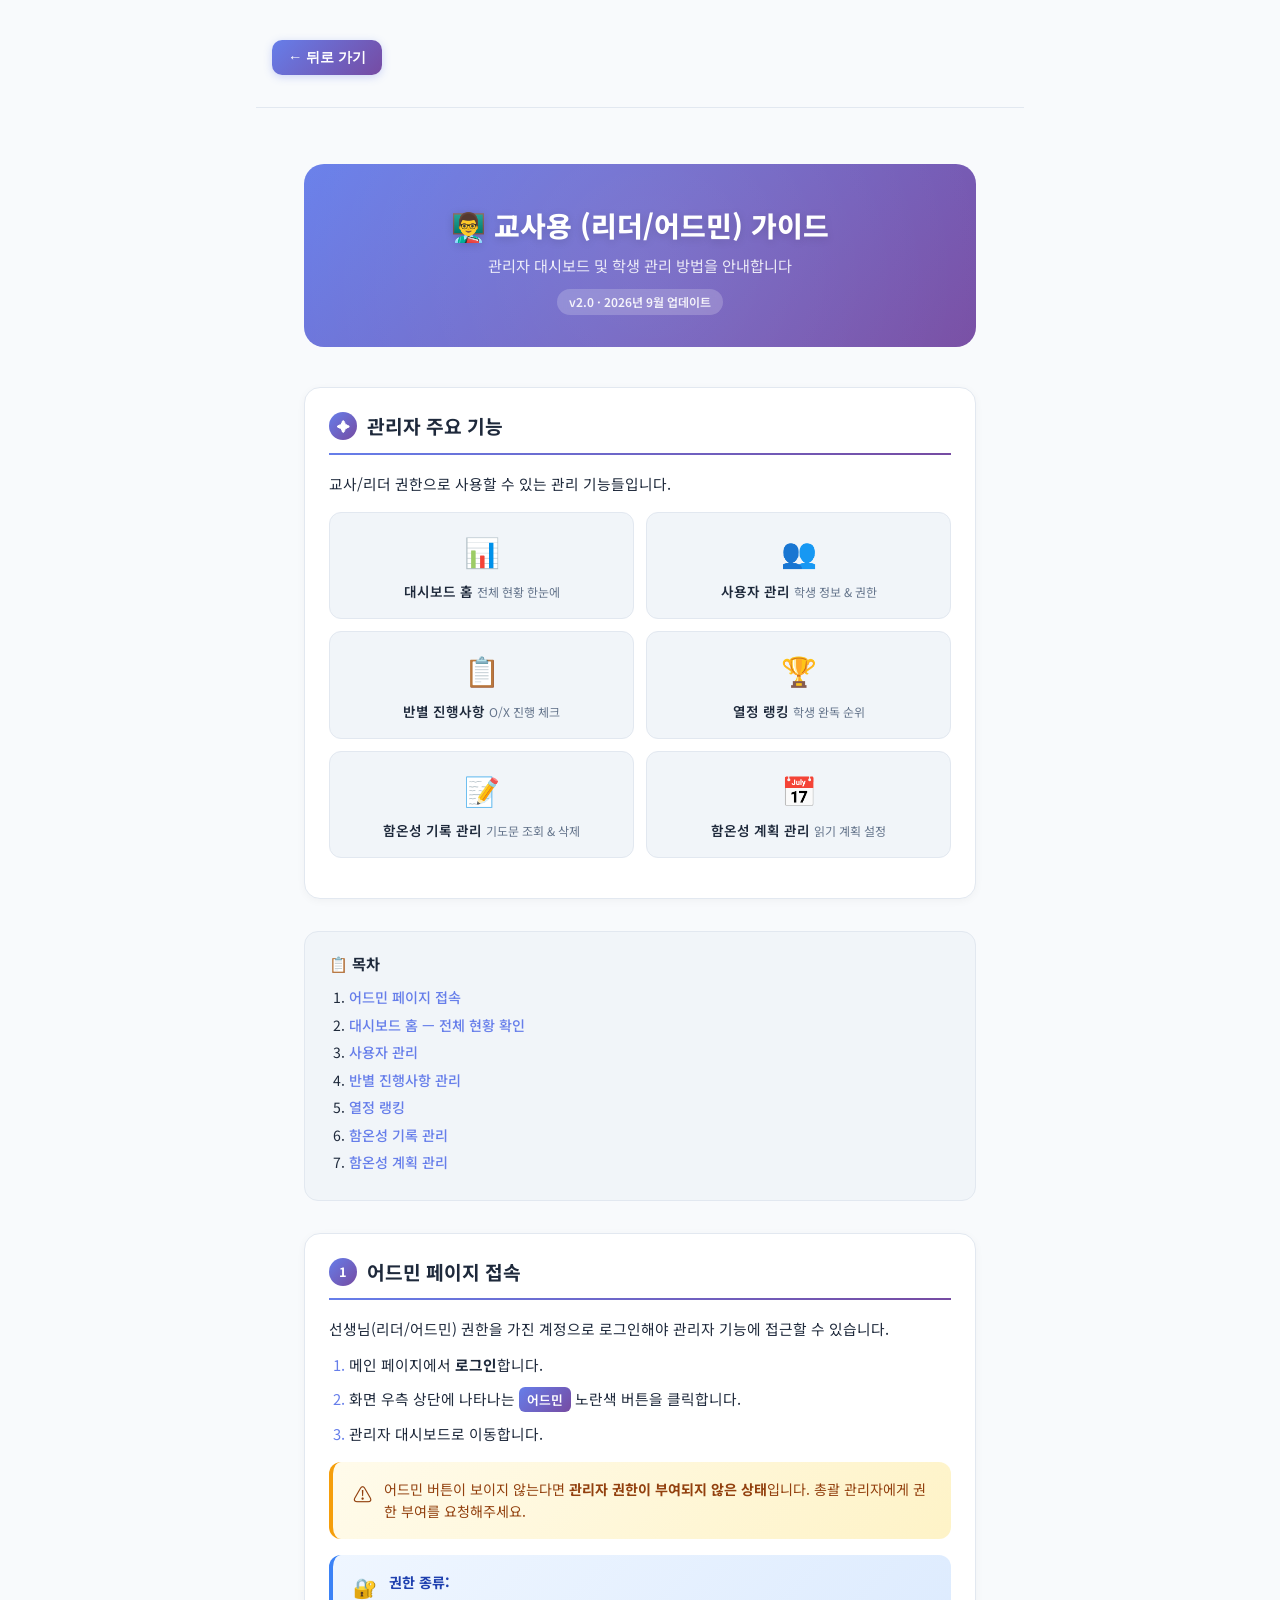
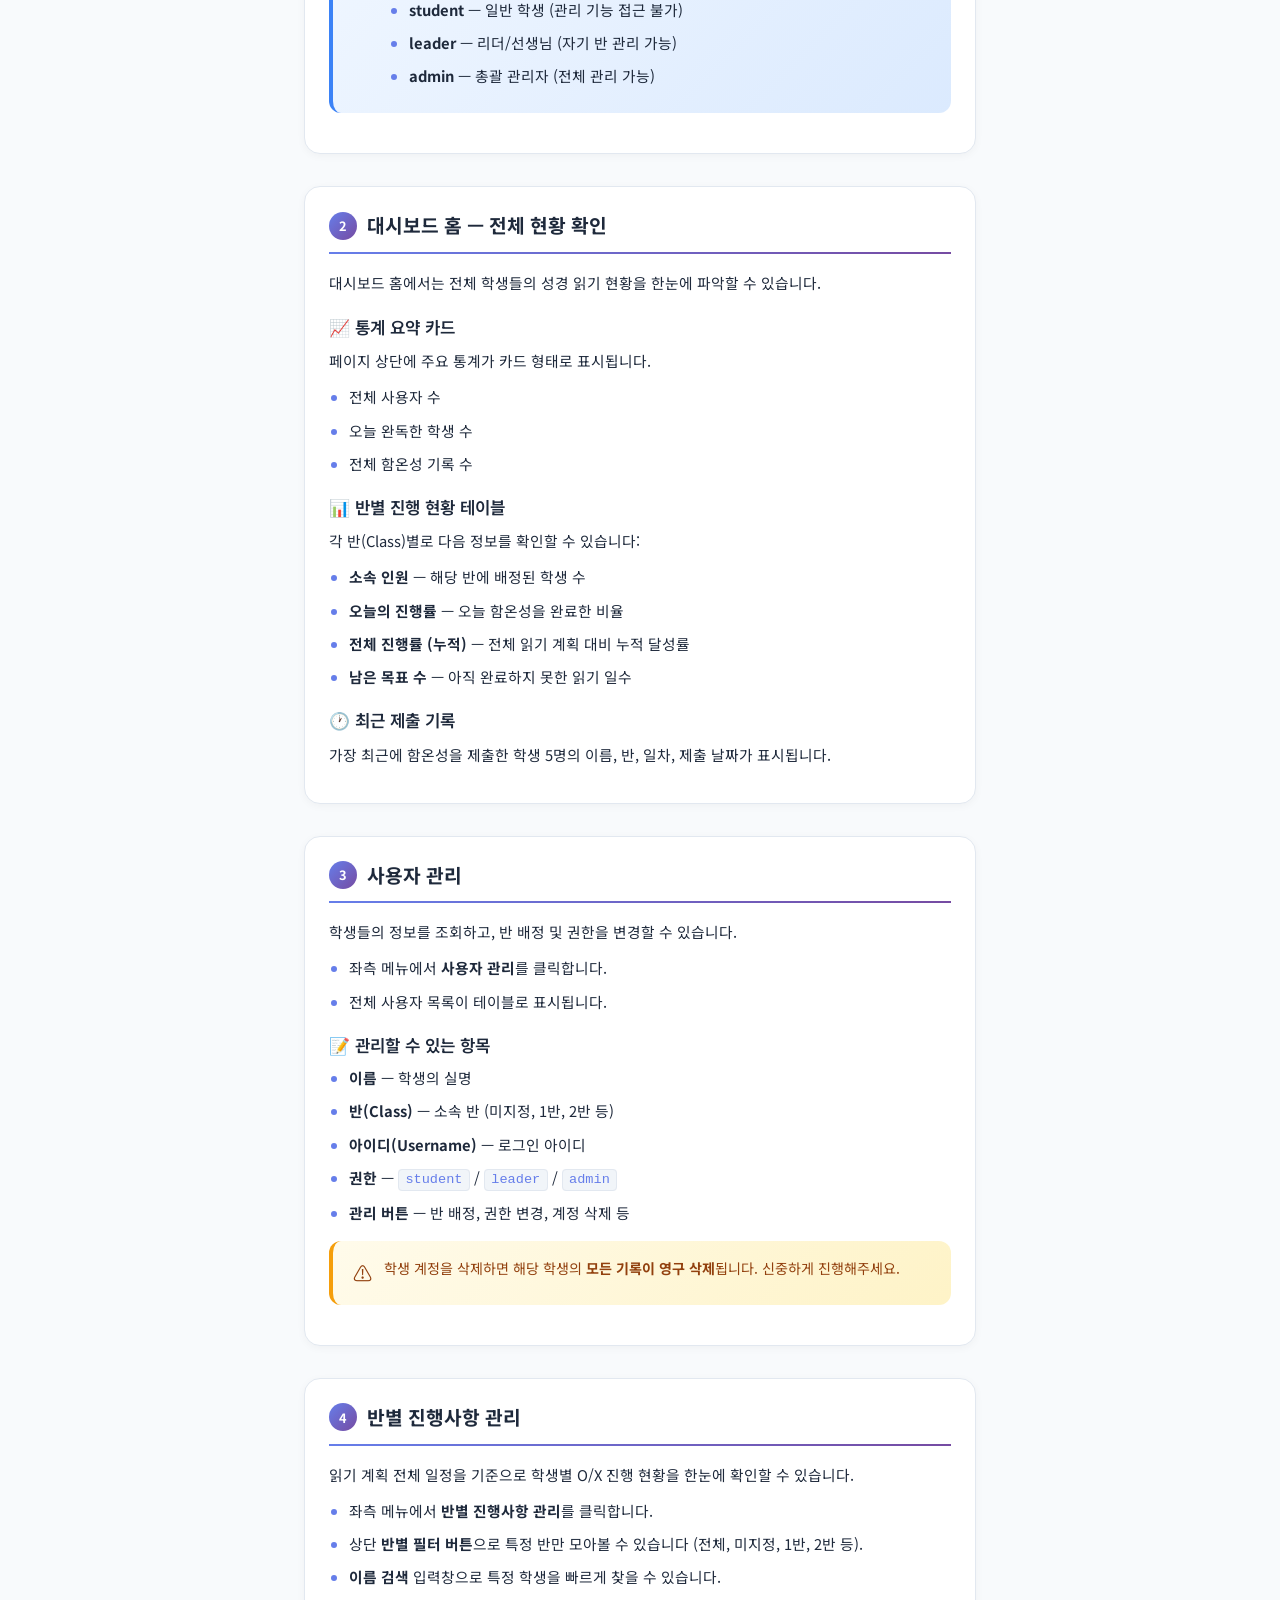
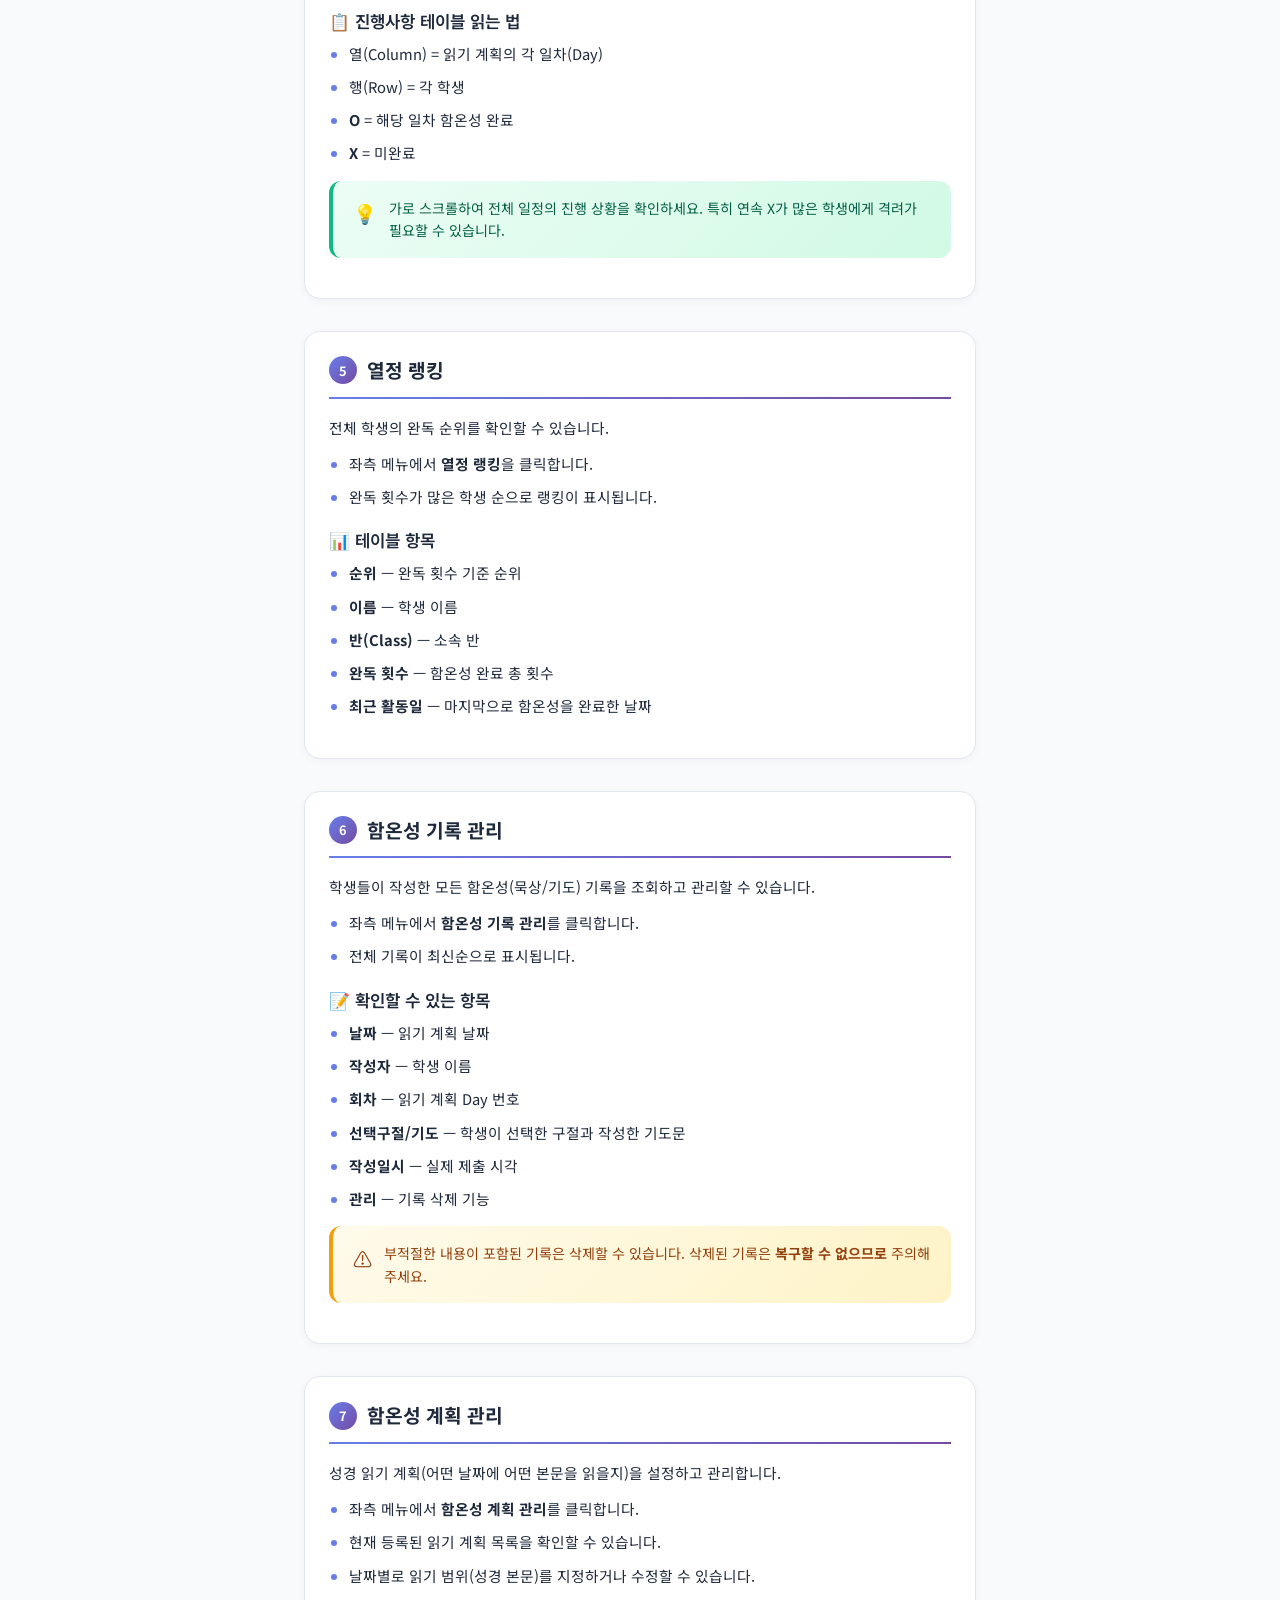
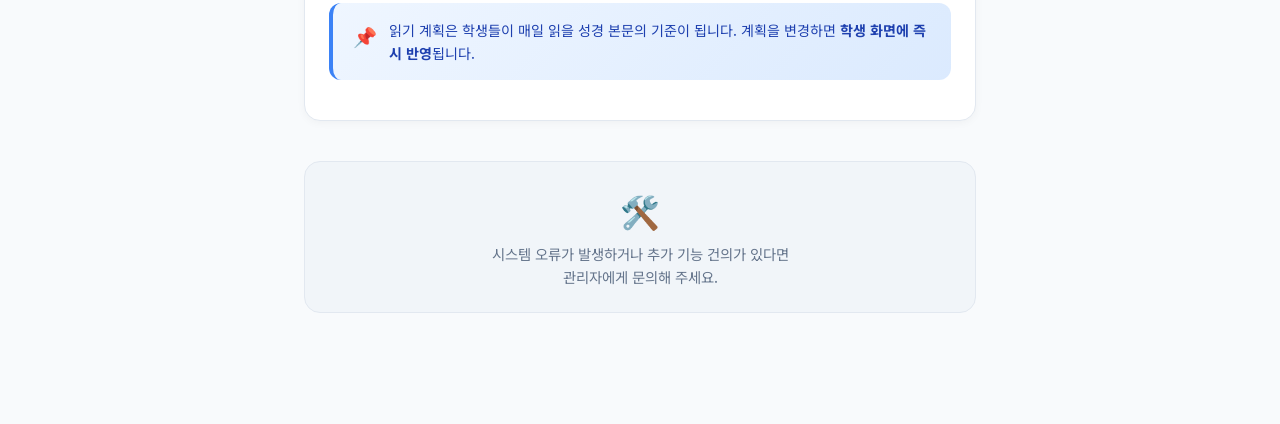
<file: guide/teacher.html>
<!DOCTYPE html>
<html lang="ko">

<head>
  <meta charset="UTF-8">
  <meta name="viewport" content="width=device-width, initial-scale=1.0">
  <title>교사용 가이드 - 청소년부 성경 읽기</title>
  <meta name="description" content="청소년부 성경 읽기 앱 교사/리더용 관리 가이드. 대시보드, 사용자 관리, 반별 진행사항 등 관리자 기능을 안내합니다.">
  <link rel="icon" type="image/png" href="../favicon.ico">
  <link rel="stylesheet" href="../css/style.css">
  <link rel="stylesheet" href="../css/guide.css">
</head>

<body>
  <div class="app-container">
    <header class="app-header">
      <div class="header-topbar" style="padding: 1rem;">
        <button class="back-btn" onclick="window.history.back()">← 뒤로 가기</button>
      </div>
    </header>

    <main class="guide-container">
      <!-- ── 헤더 ── -->
      <header class="guide-header">
        <h1>👨‍🏫 교사용 (리더/어드민) 가이드</h1>
        <p>관리자 대시보드 및 학생 관리 방법을 안내합니다</p>
        <span class="guide-version">v2.0 · 2026년 9월 업데이트</span>
      </header>

      <!-- ── 한눈에 보는 관리 기능 ── -->
      <section class="guide-section">
        <h2><span class="step-number">✦</span> 관리자 주요 기능</h2>
        <p>교사/리더 권한으로 사용할 수 있는 관리 기능들입니다.</p>
        <div class="feature-cards">
          <div class="feature-card">
            <span class="feature-icon">📊</span>
            <span class="feature-name">대시보드 홈</span>
            <span class="feature-desc">전체 현황 한눈에</span>
          </div>
          <div class="feature-card">
            <span class="feature-icon">👥</span>
            <span class="feature-name">사용자 관리</span>
            <span class="feature-desc">학생 정보 & 권한</span>
          </div>
          <div class="feature-card">
            <span class="feature-icon">📋</span>
            <span class="feature-name">반별 진행사항</span>
            <span class="feature-desc">O/X 진행 체크</span>
          </div>
          <div class="feature-card">
            <span class="feature-icon">🏆</span>
            <span class="feature-name">열정 랭킹</span>
            <span class="feature-desc">학생 완독 순위</span>
          </div>
          <div class="feature-card">
            <span class="feature-icon">📝</span>
            <span class="feature-name">함온성 기록 관리</span>
            <span class="feature-desc">기도문 조회 & 삭제</span>
          </div>
          <div class="feature-card">
            <span class="feature-icon">📅</span>
            <span class="feature-name">함온성 계획 관리</span>
            <span class="feature-desc">읽기 계획 설정</span>
          </div>
        </div>
      </section>

      <!-- ── 목차 ── -->
      <nav class="guide-toc">
        <h3>📋 목차</h3>
        <ol>
          <li><a href="#step1">어드민 페이지 접속</a></li>
          <li><a href="#step2">대시보드 홈 — 전체 현황 확인</a></li>
          <li><a href="#step3">사용자 관리</a></li>
          <li><a href="#step4">반별 진행사항 관리</a></li>
          <li><a href="#step5">열정 랭킹</a></li>
          <li><a href="#step6">함온성 기록 관리</a></li>
          <li><a href="#step7">함온성 계획 관리</a></li>
        </ol>
      </nav>

      <!-- ── STEP 1: 어드민 접속 ── -->
      <section class="guide-section" id="step1">
        <h2><span class="step-number">1</span> 어드민 페이지 접속</h2>
        <p>선생님(리더/어드민) 권한을 가진 계정으로 로그인해야 관리자 기능에 접근할 수 있습니다.</p>

        <ol>
          <li>메인 페이지에서 <strong>로그인</strong>합니다.</li>
          <li>화면 우측 상단에 나타나는 <span class="guide-badge">어드민</span> 노란색 버튼을 클릭합니다.</li>
          <li>관리자 대시보드로 이동합니다.</li>
        </ol>

        <div class="guide-tip tip-warning">
          <span class="tip-icon">⚠️</span>
          <div>어드민 버튼이 보이지 않는다면 <strong>관리자 권한이 부여되지 않은 상태</strong>입니다. 총괄 관리자에게 권한 부여를 요청해주세요.</div>
        </div>

        <div class="guide-tip tip-info">
          <span class="tip-icon">🔐</span>
          <div>
            <strong>권한 종류:</strong>
            <ul style="margin-top: 0.3rem; margin-bottom: 0;">
              <li><strong>student</strong> — 일반 학생 (관리 기능 접근 불가)</li>
              <li><strong>leader</strong> — 리더/선생님 (자기 반 관리 가능)</li>
              <li><strong>admin</strong> — 총괄 관리자 (전체 관리 가능)</li>
            </ul>
          </div>
        </div>
      </section>

      <!-- ── STEP 2: 대시보드 홈 ── -->
      <section class="guide-section" id="step2">
        <h2><span class="step-number">2</span> 대시보드 홈 — 전체 현황 확인</h2>
        <p>대시보드 홈에서는 전체 학생들의 성경 읽기 현황을 한눈에 파악할 수 있습니다.</p>

        <h3>📈 통계 요약 카드</h3>
        <p>페이지 상단에 주요 통계가 카드 형태로 표시됩니다.</p>
        <ul>
          <li>전체 사용자 수</li>
          <li>오늘 완독한 학생 수</li>
          <li>전체 함온성 기록 수</li>
        </ul>

        <h3>📊 반별 진행 현황 테이블</h3>
        <p>각 반(Class)별로 다음 정보를 확인할 수 있습니다:</p>
        <ul>
          <li><strong>소속 인원</strong> — 해당 반에 배정된 학생 수</li>
          <li><strong>오늘의 진행률</strong> — 오늘 함온성을 완료한 비율</li>
          <li><strong>전체 진행률 (누적)</strong> — 전체 읽기 계획 대비 누적 달성률</li>
          <li><strong>남은 목표 수</strong> — 아직 완료하지 못한 읽기 일수</li>
        </ul>

        <h3>🕐 최근 제출 기록</h3>
        <p>가장 최근에 함온성을 제출한 학생 5명의 이름, 반, 일차, 제출 날짜가 표시됩니다.</p>
      </section>

      <!-- ── STEP 3: 사용자 관리 ── -->
      <section class="guide-section" id="step3">
        <h2><span class="step-number">3</span> 사용자 관리</h2>
        <p>학생들의 정보를 조회하고, 반 배정 및 권한을 변경할 수 있습니다.</p>

        <ul>
          <li>좌측 메뉴에서 <strong>사용자 관리</strong>를 클릭합니다.</li>
          <li>전체 사용자 목록이 테이블로 표시됩니다.</li>
        </ul>

        <h3>📝 관리할 수 있는 항목</h3>
        <ul>
          <li><strong>이름</strong> — 학생의 실명</li>
          <li><strong>반(Class)</strong> — 소속 반 (미지정, 1반, 2반 등)</li>
          <li><strong>아이디(Username)</strong> — 로그인 아이디</li>
          <li><strong>권한</strong> — <code>student</code> / <code>leader</code> / <code>admin</code></li>
          <li><strong>관리 버튼</strong> — 반 배정, 권한 변경, 계정 삭제 등</li>
        </ul>

        <div class="guide-tip tip-warning">
          <span class="tip-icon">⚠️</span>
          <div>학생 계정을 삭제하면 해당 학생의 <strong>모든 기록이 영구 삭제</strong>됩니다. 신중하게 진행해주세요.</div>
        </div>
      </section>

      <!-- ── STEP 4: 반별 진행사항 ── -->
      <section class="guide-section" id="step4">
        <h2><span class="step-number">4</span> 반별 진행사항 관리</h2>
        <p>읽기 계획 전체 일정을 기준으로 학생별 O/X 진행 현황을 한눈에 확인할 수 있습니다.</p>

        <ul>
          <li>좌측 메뉴에서 <strong>반별 진행사항 관리</strong>를 클릭합니다.</li>
          <li>상단 <strong>반별 필터 버튼</strong>으로 특정 반만 모아볼 수 있습니다 (전체, 미지정, 1반, 2반 등).</li>
          <li><strong>이름 검색</strong> 입력창으로 특정 학생을 빠르게 찾을 수 있습니다.</li>
        </ul>

        <h3>📋 진행사항 테이블 읽는 법</h3>
        <ul>
          <li>열(Column) = 읽기 계획의 각 일차(Day)</li>
          <li>행(Row) = 각 학생</li>
          <li><strong>O</strong> = 해당 일차 함온성 완료</li>
          <li><strong>X</strong> = 미완료</li>
        </ul>

        <div class="guide-tip tip-success">
          <span class="tip-icon">💡</span>
          <div>가로 스크롤하여 전체 일정의 진행 상황을 확인하세요. 특히 연속 X가 많은 학생에게 격려가 필요할 수 있습니다.</div>
        </div>
      </section>

      <!-- ── STEP 5: 열정 랭킹 ── -->
      <section class="guide-section" id="step5">
        <h2><span class="step-number">5</span> 열정 랭킹</h2>
        <p>전체 학생의 완독 순위를 확인할 수 있습니다.</p>

        <ul>
          <li>좌측 메뉴에서 <strong>열정 랭킹</strong>을 클릭합니다.</li>
          <li>완독 횟수가 많은 학생 순으로 랭킹이 표시됩니다.</li>
        </ul>

        <h3>📊 테이블 항목</h3>
        <ul>
          <li><strong>순위</strong> — 완독 횟수 기준 순위</li>
          <li><strong>이름</strong> — 학생 이름</li>
          <li><strong>반(Class)</strong> — 소속 반</li>
          <li><strong>완독 횟수</strong> — 함온성 완료 총 횟수</li>
          <li><strong>최근 활동일</strong> — 마지막으로 함온성을 완료한 날짜</li>
        </ul>
      </section>

      <!-- ── STEP 6: 함온성 기록 관리 ── -->
      <section class="guide-section" id="step6">
        <h2><span class="step-number">6</span> 함온성 기록 관리</h2>
        <p>학생들이 작성한 모든 함온성(묵상/기도) 기록을 조회하고 관리할 수 있습니다.</p>

        <ul>
          <li>좌측 메뉴에서 <strong>함온성 기록 관리</strong>를 클릭합니다.</li>
          <li>전체 기록이 최신순으로 표시됩니다.</li>
        </ul>

        <h3>📝 확인할 수 있는 항목</h3>
        <ul>
          <li><strong>날짜</strong> — 읽기 계획 날짜</li>
          <li><strong>작성자</strong> — 학생 이름</li>
          <li><strong>회차</strong> — 읽기 계획 Day 번호</li>
          <li><strong>선택구절/기도</strong> — 학생이 선택한 구절과 작성한 기도문</li>
          <li><strong>작성일시</strong> — 실제 제출 시각</li>
          <li><strong>관리</strong> — 기록 삭제 기능</li>
        </ul>

        <div class="guide-tip tip-warning">
          <span class="tip-icon">⚠️</span>
          <div>부적절한 내용이 포함된 기록은 삭제할 수 있습니다. 삭제된 기록은 <strong>복구할 수 없으므로</strong> 주의해주세요.</div>
        </div>
      </section>

      <!-- ── STEP 7: 함온성 계획 관리 ── -->
      <section class="guide-section" id="step7">
        <h2><span class="step-number">7</span> 함온성 계획 관리</h2>
        <p>성경 읽기 계획(어떤 날짜에 어떤 본문을 읽을지)을 설정하고 관리합니다.</p>

        <ul>
          <li>좌측 메뉴에서 <strong>함온성 계획 관리</strong>를 클릭합니다.</li>
          <li>현재 등록된 읽기 계획 목록을 확인할 수 있습니다.</li>
          <li>날짜별로 읽기 범위(성경 본문)를 지정하거나 수정할 수 있습니다.</li>
        </ul>

        <div class="guide-tip tip-info">
          <span class="tip-icon">📌</span>
          <div>읽기 계획은 학생들이 매일 읽을 성경 본문의 기준이 됩니다. 계획을 변경하면 <strong>학생 화면에 즉시 반영</strong>됩니다.</div>
        </div>
      </section>

      <!-- ── Footer ── -->
      <footer class="guide-footer">
        <span class="footer-emoji">🛠️</span>
        <p>시스템 오류가 발생하거나 추가 기능 건의가 있다면<br>관리자에게 문의해 주세요.</p>
      </footer>
    </main>
  </div>

  <script>
    // 테마 설정을 위해 로컬 스토리지 확인
    const savedTheme = localStorage.getItem('bible_theme') || 'light';
    document.documentElement.setAttribute('data-theme', savedTheme);
  </script>
</body>

</html>
</file>
<file: css/style.css>
/* ==========================================================================
   청소년부 성경 읽기 (Youth Bible Reading) - Design System & Stylesheet
   ========================================================================== */

/* 1. Google Fonts Import */
@import url('https://fonts.googleapis.com/css2?family=Noto+Sans+KR:wght@300;400;500;600;700&family=Noto+Serif+KR:wght@400;600;700&display=swap');

/* 2. Theme CSS Variables */
:root {
  /* Light Theme (Default) */
  --bg-primary: #f8fafc;
  --bg-card: #ffffff;
  --bg-subtle: #f1f5f9;
  --border-color: #e2e8f0;

  --text-main: #1e293b;
  --text-muted: #64748b;
  --text-subtle: #94a3b8;

  --accent-primary: #3b82f6;
  --accent-hover: #2563eb;
  --accent-light: #eff6ff;
  --accent-border: #bfdbfe;

  --verse-num-color: #3b82f6;
  --verse-highlight-bg: #fef9c3;
  --verse-hover-bg: #f8fafc;

  --shadow-sm: 0 1px 2px 0 rgba(0, 0, 0, 0.05);
  --shadow-md: 0 4px 6px -1px rgba(0, 0, 0, 0.07), 0 2px 4px -1px rgba(0, 0, 0, 0.04);
  --shadow-lg: 0 10px 15px -3px rgba(0, 0, 0, 0.08), 0 4px 6px -2px rgba(0, 0, 0, 0.03);

  --font-ui: 'Noto Sans KR', -apple-system, BlinkMacSystemFont, "Segoe UI", Roboto, sans-serif;
  --font-reading: 'Noto Serif KR', Georgia, serif;

  --bible-font-size: 1.125rem;
  /* 18px */
  --bible-line-height: 1.85;
}

/* Dark Theme */
[data-theme="dark"] {
  --bg-primary: #0f172a;
  --bg-card: #1e293b;
  --bg-subtle: #334155;
  --border-color: #334155;

  --text-main: #f8fafc;
  --text-muted: #cbd5e1;
  --text-subtle: #64748b;

  --accent-primary: #60a5fa;
  --accent-hover: #93c5fd;
  --accent-light: #1e3a8a;
  --accent-border: #1d4ed8;

  --verse-num-color: #60a5fa;
  --verse-highlight-bg: #713f12;
  --verse-hover-bg: #334155;

  --shadow-sm: 0 1px 2px 0 rgba(0, 0, 0, 0.3);
  --shadow-md: 0 4px 6px -1px rgba(0, 0, 0, 0.4);
  --shadow-lg: 0 10px 15px -3px rgba(0, 0, 0, 0.5);
}

/* Paper / Warm Sepia Theme */
[data-theme="paper"] {
  --bg-primary: #fbf7ee;
  --bg-card: #f4efe0;
  --bg-subtle: #e9e2cf;
  --border-color: #e0d7c3;

  --text-main: #2c2520;
  --text-muted: #6b5e52;
  --text-subtle: #9c8e7e;

  --accent-primary: #b45309;
  --accent-hover: #92400e;
  --accent-light: #fef3c7;
  --accent-border: #fde68a;

  --verse-num-color: #b45309;
  --verse-highlight-bg: #fde68a;
  --verse-hover-bg: #ede6d4;

  --shadow-sm: 0 1px 2px 0 rgba(70, 50, 20, 0.05);
  --shadow-md: 0 4px 6px -1px rgba(70, 50, 20, 0.08);
  --shadow-lg: 0 10px 15px -3px rgba(70, 50, 20, 0.1);
}

/* 3. Base Styles */
* {
  box-sizing: border-box;
  margin: 0;
  padding: 0;
}

body {
  font-family: var(--font-ui);
  background-color: var(--bg-primary);
  color: var(--text-main);
  line-height: 1.5;
  transition: background-color 0.3s ease, color 0.3s ease;
  min-height: 100vh;
}

.app-container {
  max-width: 800px;
  margin: 0 auto;
  padding: 1.5rem 1rem 4rem 1rem;
}

/* 4. Header Section */
.app-header {
  display: flex;
  flex-direction: column;
  gap: 1rem;
  margin-bottom: 1.5rem;
  padding-bottom: 1rem;
  border-bottom: 1px solid var(--border-color);
}

.header-topbar {
  display: flex;
  justify-content: space-between;
  align-items: center;
  flex-wrap: wrap;
  gap: 0.75rem;
}

.brand {
  display: flex;
  align-items: center;
  gap: 0.75rem;
}

.brand-icon {
  width: 42px;
  height: 42px;
  background: linear-gradient(135deg, var(--accent-primary), #6366f1);
  color: #ffffff;
  border-radius: 12px;
  display: flex;
  align-items: center;
  justify-content: center;
  font-size: 1.3rem;
  font-weight: 700;
  box-shadow: 0 4px 10px rgba(59, 130, 246, 0.25);
}

.brand-title h1 {
  font-size: 1.35rem;
  font-weight: 700;
  color: var(--text-main);
  letter-spacing: -0.02em;
  line-height: 1.2;
}

.brand-title p {
  font-size: 0.8rem;
  color: var(--text-muted);
}

.user-auth-area {
  display: flex;
  align-items: center;
}

/* Tier 2: Action Toolbar */
.header-toolbar {
  display: flex;
  align-items: center;
  justify-content: space-between;
  flex-wrap: wrap;
  gap: 0.75rem;
  background-color: var(--bg-card);
  border: 1px solid var(--border-color);
  border-radius: 14px;
  padding: 0.5rem 0.75rem;
  box-shadow: var(--shadow-sm);
}

.toolbar-nav {
  display: flex;
  align-items: center;
  gap: 0.5rem;
}

.btn-toolbar-nav {
  background-color: var(--bg-subtle);
  color: var(--text-main);
  border: 1px solid var(--border-color);
  padding: 0.45rem 0.85rem;
  border-radius: 10px;
  font-size: 0.85rem;
  font-weight: 600;
  cursor: pointer;
  display: inline-flex;
  align-items: center;
  gap: 0.35rem;
  transition: all 0.2s ease;
  white-space: nowrap;
}

.btn-toolbar-nav:hover {
  background-color: var(--accent-light);
  border-color: var(--accent-border);
  color: var(--accent-primary);
  transform: translateY(-1px);
}

.btn-toolbar-nav.btn-my-prayers {
  background: linear-gradient(135deg, rgba(16, 185, 129, 0.1), rgba(5, 150, 105, 0.15));
  border-color: rgba(16, 185, 129, 0.3);
  color: #059669;
}

[data-theme="dark"] .btn-toolbar-nav.btn-my-prayers {
  color: #34d399;
}

.btn-toolbar-nav.btn-my-prayers:hover {
  background: linear-gradient(135deg, #10b981, #059669);
  color: #ffffff;
  border-color: #059669;
}

.toolbar-utils {
  display: flex;
  align-items: center;
  gap: 0.5rem;
}

.control-group {
  display: flex;
  align-items: center;
  background-color: var(--bg-subtle);
  border: 1px solid var(--border-color);
  border-radius: 8px;
  padding: 2px;
}

.btn-icon {
  background: transparent;
  border: none;
  color: var(--text-main);
  padding: 0.35rem 0.65rem;
  font-size: 0.85rem;
  font-weight: 600;
  border-radius: 6px;
  cursor: pointer;
  transition: all 0.2s ease;
}

.btn-icon:hover {
  background-color: var(--bg-card);
  color: var(--accent-primary);
}

.theme-select {
  background: var(--bg-subtle);
  color: var(--text-main);
  border: 1px solid var(--border-color);
  padding: 0.4rem 0.65rem;
  border-radius: 8px;
  font-size: 0.82rem;
  font-family: var(--font-ui);
  cursor: pointer;
  outline: none;
  transition: border-color 0.2s ease;
}

.theme-select:focus {
  border-color: var(--accent-primary);
}

/* 5. Date Navigation Bar */
.date-nav-card {
  background-color: var(--bg-card);
  border: 1px solid var(--border-color);
  border-radius: 16px;
  padding: 1.25rem;
  margin-bottom: 1.5rem;
  box-shadow: var(--shadow-sm);
}

.date-controls {
  display: flex;
  align-items: center;
  justify-content: space-between;
  gap: 0.75rem;
}

.btn-nav {
  display: inline-flex;
  align-items: center;
  justify-content: center;
  gap: 0.3rem;
  background-color: var(--bg-subtle);
  color: var(--text-main);
  border: 1px solid var(--border-color);
  padding: 0.5rem 0.85rem;
  border-radius: 10px;
  font-size: 0.9rem;
  font-weight: 500;
  cursor: pointer;
  transition: all 0.2s ease;
  white-space: nowrap;
}

.btn-nav:hover {
  background-color: var(--accent-light);
  border-color: var(--accent-border);
  color: var(--accent-primary);
}

.btn-nav.today-btn {
  font-weight: 600;
  background-color: var(--accent-primary);
  color: #ffffff;
  border-color: var(--accent-primary);
}

.btn-nav.today-btn:hover {
  background-color: var(--accent-hover);
  color: #ffffff;
}

.date-picker-wrapper {
  display: flex;
  align-items: center;
  gap: 0.5rem;
  background-color: var(--bg-primary);
  padding: 0.4rem 0.75rem;
  border-radius: 10px;
  border: 1px solid var(--border-color);
}

.date-picker-wrapper input[type="date"] {
  background: transparent;
  border: none;
  color: var(--text-main);
  font-family: var(--font-ui);
  font-size: 1rem;
  font-weight: 600;
  outline: none;
  cursor: pointer;
}

.date-display-text {
  margin-top: 0.8rem;
  text-align: center;
  font-size: 0.88rem;
  color: var(--text-muted);
}

/* 6. Plan Info Card */
.plan-summary-card {
  background: linear-gradient(135deg, var(--accent-light), var(--bg-card));
  border: 1px solid var(--accent-border);
  border-radius: 16px;
  padding: 1.25rem 1.5rem;
  margin-bottom: 1.5rem;
  box-shadow: var(--shadow-sm);
  display: flex;
  flex-direction: column;
  gap: 0.5rem;
}

.plan-summary-header {
  display: flex;
  align-items: center;
  justify-content: space-between;
}

.plan-badge {
  display: inline-flex;
  align-items: center;
  gap: 0.3rem;
  background-color: var(--accent-primary);
  color: #ffffff;
  font-size: 0.75rem;
  font-weight: 700;
  padding: 0.25rem 0.6rem;
  border-radius: 20px;
  text-transform: uppercase;
  letter-spacing: 0.05em;
}

.plan-date-tag {
  font-size: 0.85rem;
  color: var(--text-muted);
  font-weight: 500;
}

.plan-title {
  font-size: 1.35rem;
  font-weight: 700;
  color: var(--text-main);
  letter-spacing: -0.01em;
  margin-top: 0.2rem;
}

/* 7. Scripture Reading Area */
.reading-container {
  background-color: var(--bg-card);
  border: 1px solid var(--border-color);
  border-radius: 16px;
  padding: 2rem 1.75rem;
  box-shadow: var(--shadow-md);
  min-height: 350px;
}

.chapter-section {
  margin-bottom: 2.5rem;
}

.chapter-section:last-child {
  margin-bottom: 0;
}

.chapter-title {
  display: flex;
  align-items: center;
  gap: 0.75rem;
  font-size: 1.3rem;
  font-weight: 700;
  color: var(--text-main);
  padding-bottom: 0.6rem;
  margin-bottom: 1.25rem;
  border-bottom: 2px solid var(--accent-primary);
}

.verses-list {
  font-family: var(--font-reading);
  font-size: var(--bible-font-size);
  line-height: var(--bible-line-height);
  color: var(--text-main);
}

.verse-item {
  position: relative;
  display: flex;
  align-items: flex-start;
  gap: 0.5rem;
  padding: 0.4rem 0.5rem;
  border-radius: 8px;
  margin-bottom: 0.15rem;
  cursor: pointer;
  transition: all 0.15s ease;
}

.verse-item:hover {
  background-color: var(--verse-hover-bg);
}

.verse-item.highlighted {
  background-color: var(--verse-highlight-bg);
  box-shadow: 0 1px 2px rgba(0, 0, 0, 0.05);
  /* Subtle pop for selected verses */
}

.verse-num {
  font-family: var(--font-ui);
  font-size: 0.75rem;
  /* Small and precise */
  font-weight: 800;
  color: var(--text-muted);
  /* Subtle grey so it doesn't distract */
  opacity: 0.8;
  user-select: none;
  min-width: 1.3rem;
  text-align: right;
  flex-shrink: 0;
  margin-top: 0.25rem;
  /* Visually align with text cap height */
}

.verse-text {
  flex: 1;
  word-break: keep-all;
}

/* Copy Toast Notification */
.toast {
  position: fixed;
  bottom: 2rem;
  left: 50%;
  transform: translateX(-50%) translateY(100px);
  background-color: #1e293b;
  color: #ffffff;
  padding: 0.75rem 1.25rem;
  border-radius: 30px;
  font-size: 0.9rem;
  font-weight: 500;
  box-shadow: var(--shadow-lg);
  opacity: 0;
  transition: all 0.3s cubic-bezier(0.68, -0.55, 0.27, 1.55);
  z-index: 1000;
  pointer-events: none;
}

.toast.show {
  transform: translateX(-50%) translateY(0);
  opacity: 1;
}

/* 8. Loading & Empty States */
.loading-skeleton {
  display: flex;
  flex-direction: column;
  gap: 1rem;
}

.skeleton-line {
  height: 20px;
  background: linear-gradient(90deg, var(--bg-subtle) 25%, var(--border-color) 50%, var(--bg-subtle) 75%);
  background-size: 200% 100%;
  animation: skeleton-loading 1.5s infinite;
  border-radius: 6px;
}

@keyframes skeleton-loading {
  0% {
    background-position: 200% 0;
  }

  100% {
    background-position: -200% 0;
  }
}

.empty-state,
.error-state {
  text-align: center;
  padding: 3rem 1.5rem;
}

.state-icon {
  font-size: 2.8rem;
  margin-bottom: 0.75rem;
  display: block;
}

.state-title {
  font-size: 1.15rem;
  font-weight: 700;
  color: var(--text-main);
  margin-bottom: 0.5rem;
}

.state-desc {
  font-size: 0.9rem;
  color: var(--text-muted);
  max-width: 400px;
  margin: 0 auto 1.25rem auto;
  word-break: keep-all;
}

.btn-retry {
  background-color: var(--accent-primary);
  color: #ffffff;
  border: none;
  padding: 0.6rem 1.25rem;
  border-radius: 8px;
  font-size: 0.9rem;
  font-weight: 600;
  cursor: pointer;
  transition: background-color 0.2s ease;
}

.btn-retry:hover {
  background-color: var(--accent-hover);
}

/* 9. Footer */
.app-footer {
  margin-top: 3rem;
  text-align: center;
  font-size: 0.8rem;
  color: var(--text-subtle);
  border-top: 1px solid var(--border-color);
  padding-top: 1.5rem;
}

/* Responsive Tweaks */
@media (max-width: 600px) {
  .app-container {
    padding: 1rem 0.75rem 3rem 0.75rem;
  }

  .app-header {
    flex-direction: column;
    align-items: stretch;
    gap: 1rem;
  }

  .header-topbar {
    flex-direction: column;
    align-items: flex-start;
    gap: 1rem;
    width: 100%;
  }

  .user-auth-area,
  .user-profile-area {
    width: 100%;
  }

  .user-profile-area {
    justify-content: space-between;
  }

  .header-controls {
    width: 100%;
    justify-content: space-between;
  }

  .date-controls {
    flex-wrap: wrap;
  }

  .date-picker-wrapper {
    width: 100%;
    justify-content: center;
    order: -1;
  }

  .btn-nav {
    flex: 1;
  }

  .reading-container {
    padding: 1.5rem 1rem;
  }
}

/* ==========================================================================
   User Auth & Modal Styles
   ========================================================================== */
.user-auth-control {
  display: flex;
  align-items: center;
}

.btn-auth {
  padding: 0.4rem 0.85rem;
  border-radius: 8px;
  font-size: 0.875rem;
  font-weight: 600;
  cursor: pointer;
  transition: all 0.2s ease;
  border: none;
}

/* Login Pill Button */
.login-pill-btn {
  display: inline-flex;
  align-items: center;
  gap: 0.75rem;
  padding: 0.4rem 0.4rem 0.4rem 1.1rem;
  border-radius: 30px;
  background-color: var(--bg-subtle);
  color: var(--text-main);
  border: 1px solid var(--border-color);
  cursor: pointer;
  transition: all 0.2s ease;
  box-shadow: var(--shadow-sm);
}

.login-pill-btn:hover {
  background-color: var(--bg-card);
  border-color: var(--accent-primary);
  box-shadow: var(--shadow-md);
  transform: translateY(-1px);
}

.login-prompt-text {
  font-size: 0.85rem;
  color: var(--text-muted);
  font-weight: 500;
  pointer-events: none;
}

.login-action-text {
  background-color: var(--accent-primary);
  color: #ffffff;
  padding: 0.45rem 1rem;
  border-radius: 20px;
  font-weight: 600;
  font-size: 0.85rem;
  transition: background-color 0.2s ease;
  pointer-events: none;
}

.login-pill-btn:hover .login-action-text {
  background-color: var(--accent-hover);
}

.hide-on-mobile {
  display: inline-block;
}

.user-profile-area {
  display: flex;
  align-items: center;
  gap: 0.6rem;
  background-color: var(--bg-subtle);
  padding: 0.3rem 0.6rem 0.3rem 0.8rem;
  border-radius: 8px;
  border: 1px solid var(--border-color);
}

.user-name {
  font-size: 0.875rem;
  font-weight: 600;
  color: var(--text-main);
}

.btn-logout {
  background-color: transparent;
  color: var(--text-muted);
  padding: 0.2rem 0.5rem;
  font-size: 0.8rem;
}

.btn-logout:hover {
  color: #ef4444;
  background-color: rgba(239, 68, 68, 0.1);
}

/* Modal Overlay */
.modal-overlay {
  position: fixed;
  top: 0;
  left: 0;
  right: 0;
  bottom: 0;
  background-color: rgba(15, 23, 42, 0.6);
  backdrop-filter: blur(4px);
  z-index: 1000;
  display: flex;
  align-items: center;
  justify-content: center;
  padding: 1rem;
  animation: fadeIn 0.2s ease-out;
}

@keyframes fadeIn {
  from {
    opacity: 0;
  }

  to {
    opacity: 1;
  }
}

.modal-card {
  position: relative;
  background-color: var(--bg-card);
  width: 100%;
  max-width: 400px;
  border-radius: 16px;
  padding: 2rem;
  box-shadow: 0 20px 25px -5px rgba(0, 0, 0, 0.2), 0 10px 10px -5px rgba(0, 0, 0, 0.04);
  border: 1px solid var(--border-color);
  animation: slideUp 0.25s ease-out;
}

@keyframes slideUp {
  from {
    transform: translateY(15px);
    opacity: 0;
  }

  to {
    transform: translateY(0);
    opacity: 1;
  }
}

.modal-close-btn {
  position: absolute;
  top: 1rem;
  right: 1rem;
  background: none;
  border: none;
  font-size: 1.25rem;
  color: var(--text-subtle);
  cursor: pointer;
  width: 32px;
  height: 32px;
  border-radius: 50%;
  display: flex;
  align-items: center;
  justify-content: center;
  transition: all 0.2s ease;
}

.modal-close-btn:hover {
  background-color: var(--bg-subtle);
  color: var(--text-main);
}

/* Modal Tabs */
.modal-tabs {
  display: flex;
  border-bottom: 2px solid var(--border-color);
  margin-bottom: 1.5rem;
}

.tab-btn {
  flex: 1;
  padding: 0.75rem 0;
  background: none;
  border: none;
  font-size: 1rem;
  font-weight: 600;
  color: var(--text-muted);
  cursor: pointer;
  border-bottom: 3px solid transparent;
  margin-bottom: -2px;
  transition: all 0.2s ease;
}

.tab-btn.active {
  color: var(--accent-primary);
  border-bottom-color: var(--accent-primary);
}

/* Auth Form */
.auth-form {
  display: flex;
  flex-direction: column;
  gap: 1.1rem;
}

.form-group {
  display: flex;
  flex-direction: column;
  gap: 0.4rem;
}

.form-group label {
  font-size: 0.85rem;
  font-weight: 600;
  color: var(--text-main);
}

.form-group input {
  padding: 0.7rem 0.9rem;
  border-radius: 8px;
  border: 1px solid var(--border-color);
  background-color: var(--bg-subtle);
  color: var(--text-main);
  font-size: 0.95rem;
  outline: none;
  transition: border-color 0.2s ease, box-shadow 0.2s ease;
}

.form-group input:focus {
  border-color: var(--accent-primary);
  box-shadow: 0 0 0 3px rgba(59, 130, 246, 0.15);
}

.error-msg {
  color: #ef4444;
  background-color: rgba(239, 68, 68, 0.1);
  padding: 0.6rem 0.8rem;
  border-radius: 8px;
  font-size: 0.85rem;
  border: 1px solid rgba(239, 68, 68, 0.2);
}

.btn-submit {
  width: 100%;
  padding: 0.8rem;
  margin-top: 0.5rem;
  border-radius: 8px;
  background-color: var(--accent-primary);
  color: #ffffff;
  border: none;
  font-size: 1rem;
  font-weight: 600;
  cursor: pointer;
  transition: all 0.2s ease;
}

.btn-submit:hover {
  background-color: var(--accent-hover);
  box-shadow: 0 4px 12px rgba(59, 130, 246, 0.3);
}

/* Verse Item Selected State */
.verse-item.selected {
  background-color: var(--verse-highlight-bg, #fef9c3) !important;
  border-left: 4px solid var(--accent-primary) !important;
  font-weight: 500;
}

/* Floating Action Bar for Selected Verses */
.selected-verses-bar {
  position: fixed;
  bottom: 2rem;
  left: 50%;
  transform: translateX(-50%);
  width: 90%;
  max-width: 600px;
  background-color: var(--bg-card);
  border: 1px solid var(--accent-border, #bfdbfe);
  border-radius: 16px;
  padding: 0.85rem 1.25rem;
  box-shadow: 0 10px 30px rgba(0, 0, 0, 0.15), 0 0 0 1px rgba(59, 130, 246, 0.2);
  display: flex;
  align-items: center;
  justify-content: space-between;
  gap: 1rem;
  z-index: 900;
  transition: bottom 0.3s cubic-bezier(0.34, 1.56, 0.64, 1);
}

/* When TTS Player is active, move the selected verses bar up */
body.tts-active .selected-verses-bar {
  bottom: calc(72px + env(safe-area-inset-bottom, 0px));
}

.selected-verses-bar {
  backdrop-filter: blur(8px);
  animation: slideUpBar 0.3s cubic-bezier(0.16, 1, 0.3, 1);
}

@keyframes slideUpBar {
  from {
    transform: translate(-50%, 100%);
    opacity: 0;
  }

  to {
    transform: translate(-50%, 0);
    opacity: 1;
  }
}

.selected-bar-info {
  display: flex;
  align-items: center;
  gap: 0.5rem;
  font-size: 0.95rem;
  font-weight: 600;
  color: var(--text-main);
}

.selected-icon {
  font-size: 1.1rem;
}

.selected-bar-actions {
  display: flex;
  align-items: center;
  gap: 0.5rem;
}

.btn-primary-sm {
  background-color: var(--accent-primary);
  color: #ffffff;
  border: none;
  padding: 0.55rem 1rem;
  border-radius: 10px;
  font-size: 0.875rem;
  font-weight: 600;
  cursor: pointer;
  transition: all 0.2s ease;
  white-space: nowrap;
}

.btn-primary-sm:hover {
  background-color: var(--accent-hover);
  box-shadow: 0 2px 8px rgba(59, 130, 246, 0.3);
}

.btn-secondary-sm {
  background-color: var(--bg-subtle);
  color: var(--text-muted);
  border: 1px solid var(--border-color);
  padding: 0.55rem 0.85rem;
  border-radius: 10px;
  font-size: 0.875rem;
  font-weight: 500;
  cursor: pointer;
  transition: all 0.2s ease;
  white-space: nowrap;
}

.btn-secondary-sm:hover {
  background-color: var(--border-color);
  color: var(--text-main);
}

/* Completion Modal Specifics */
.modal-card-large {
  max-width: 520px;
  padding: 2.25rem 2rem;
}

.modal-header-title {
  margin-bottom: 1.5rem;
}

.modal-header-title h2 {
  font-size: 1.35rem;
  font-weight: 700;
  color: var(--text-main);
  margin-bottom: 0.3rem;
}

.modal-header-title p {
  font-size: 0.875rem;
  color: var(--text-muted);
}

.form-textarea {
  width: 100%;
  padding: 0.75rem 0.9rem;
  border-radius: 10px;
  border: 1px solid var(--border-color);
  background-color: var(--bg-subtle);
  color: var(--text-main);
  font-family: inherit;
  font-size: 0.9rem;
  line-height: 1.5;
  resize: vertical;
  outline: none;
  transition: border-color 0.2s ease;
}

.form-textarea:focus {
  border-color: var(--accent-primary);
  box-shadow: 0 0 0 3px rgba(59, 130, 246, 0.15);
}

.form-textarea[readonly] {
  background-color: var(--bg-primary);
  color: var(--text-main);
  font-family: 'Noto Serif KR', serif;
}

.modal-action-buttons {
  display: flex;
  gap: 0.75rem;
  margin-top: 0.5rem;
  align-items: stretch;
}

.modal-action-buttons .btn-submit {
  width: auto;
  margin-top: 0;
  flex: 2;
}

.btn-cancel {
  flex: 1;
  padding: 0.8rem;
  border-radius: 8px;
  background-color: var(--bg-subtle);
  color: var(--text-muted);
  border: 1px solid var(--border-color);
  font-size: 0.95rem;
  font-weight: 600;
  cursor: pointer;
  transition: all 0.2s ease;
}

.btn-cancel:hover {
  background-color: var(--border-color);
  color: var(--text-main);
}

/* ==========================================================================
   Completion Banner & Prayer History Modal Styles
   ========================================================================== */

/* My Prayers Button in Header */
.btn-my-prayers {
  background: linear-gradient(135deg, #10b981, #059669);
  color: #ffffff;
  border: none;
  padding: 0.35rem 0.75rem;
  border-radius: 8px;
  font-size: 0.8rem;
  font-weight: 600;
  cursor: pointer;
  display: inline-flex;
  align-items: center;
  gap: 0.3rem;
  transition: all 0.2s ease;
  box-shadow: 0 2px 4px rgba(16, 185, 129, 0.2);
}

.btn-my-prayers:hover {
  background: linear-gradient(135deg, #059669, #047857);
  box-shadow: 0 4px 8px rgba(16, 185, 129, 0.3);
  transform: translateY(-1px);
}

/* Completion Status Banner */
.completion-banner {
  background: linear-gradient(135deg, #ecfdf5, #d1fae5);
  border: 1px solid #6ee7b7;
  border-radius: 14px;
  padding: 1rem 1.25rem;
  margin-bottom: 1.25rem;
  display: flex;
  align-items: center;
  justify-content: space-between;
  gap: 1rem;
  box-shadow: var(--shadow-sm);
  animation: fadeIn 0.3s ease-out;
}

[data-theme="dark"] .completion-banner {
  background: linear-gradient(135deg, #064e3b, #022c22);
  border-color: #059669;
}

[data-theme="paper"] .completion-banner {
  background: linear-gradient(135deg, #f0fdf4, #dcfce7);
  border-color: #86efac;
}

.completion-banner-info {
  display: flex;
  align-items: center;
  gap: 0.75rem;
}

.banner-icon {
  font-size: 1.5rem;
}

.completion-banner-info strong {
  font-size: 0.95rem;
  color: var(--text-main);
  display: block;
}

.banner-sub {
  font-size: 0.82rem;
  color: var(--text-muted);
}

.btn-banner-action {
  background-color: #059669;
  color: #ffffff;
  border: none;
  padding: 0.45rem 0.9rem;
  border-radius: 8px;
  font-size: 0.85rem;
  font-weight: 600;
  cursor: pointer;
  white-space: nowrap;
  transition: all 0.2s ease;
}

.btn-banner-action:hover {
  background-color: #047857;
  box-shadow: 0 2px 6px rgba(5, 150, 105, 0.3);
}

/* Prayer History Modal */
.modal-card-history {
  max-width: 640px;
  max-height: 85vh;
  display: flex;
  flex-direction: column;
  padding: 2rem;
}

.prayer-history-list {
  display: flex;
  flex-direction: column;
  gap: 1rem;
  overflow-y: auto;
  padding-right: 0.25rem;
  margin-top: 0.5rem;
  max-height: calc(85vh - 120px);
}

.prayer-card {
  background-color: var(--bg-primary);
  border: 1px solid var(--border-color);
  border-radius: 12px;
  padding: 1.2rem;
  display: flex;
  flex-direction: column;
  gap: 0.8rem;
  transition: all 0.2s ease;
}

.prayer-card:hover {
  border-color: var(--accent-border);
  box-shadow: var(--shadow-sm);
}

.prayer-card-header {
  display: flex;
  align-items: center;
  justify-content: space-between;
  padding-bottom: 0.6rem;
  border-bottom: 1px dashed var(--border-color);
}

.prayer-card-date {
  font-size: 0.9rem;
  font-weight: 700;
  color: var(--accent-primary);
  display: flex;
  align-items: center;
  gap: 0.4rem;
}

.prayer-card-actions {
  display: flex;
  align-items: center;
  gap: 0.4rem;
}

.btn-prayer-jump {
  background-color: var(--accent-light);
  color: var(--accent-primary);
  border: 1px solid var(--accent-border);
  padding: 0.25rem 0.6rem;
  border-radius: 6px;
  font-size: 0.78rem;
  font-weight: 600;
  cursor: pointer;
  transition: all 0.2s ease;
}

.btn-prayer-jump:hover {
  background-color: var(--accent-primary);
  color: #ffffff;
}

.btn-prayer-delete {
  background-color: transparent;
  color: var(--text-subtle);
  border: none;
  padding: 0.25rem 0.5rem;
  border-radius: 6px;
  font-size: 0.78rem;
  cursor: pointer;
  transition: all 0.2s ease;
}

.btn-prayer-delete:hover {
  color: #ef4444;
  background-color: rgba(239, 68, 68, 0.1);
}

.prayer-section {
  display: flex;
  flex-direction: column;
  gap: 0.25rem;
}

.prayer-section-label {
  font-size: 0.78rem;
  font-weight: 700;
  color: var(--text-muted);
  text-transform: uppercase;
  letter-spacing: 0.03em;
}

.prayer-section-content {
  font-size: 0.9rem;
  color: var(--text-main);
  line-height: 1.6;
  white-space: pre-wrap;
  background-color: var(--bg-card);
  padding: 0.6rem 0.8rem;
  border-radius: 8px;
  border: 1px solid var(--border-color);
}

.prayer-section-content.scripture-box {
  font-family: var(--font-reading);
  border-left: 3px solid var(--accent-primary);
  color: var(--text-main);
}

.empty-history {
  text-align: center;
  padding: 3rem 1rem;
  color: var(--text-muted);
}

/* ==========================================================================
   Community Dashboard & Popular Verses Styles
   ========================================================================== */

.btn-community-stats {
  background: linear-gradient(135deg, #6366f1, #4f46e5);
  color: #ffffff;
  border: none;
  padding: 0.4rem 0.8rem;
  border-radius: 8px;
  font-size: 0.85rem;
  font-weight: 600;
  cursor: pointer;
  display: inline-flex;
  align-items: center;
  gap: 0.35rem;
  transition: all 0.2s ease;
  box-shadow: 0 2px 4px rgba(99, 102, 241, 0.25);
  margin-right: 0.4rem;
}

.btn-community-stats:hover {
  background: linear-gradient(135deg, #4f46e5, #4338ca);
  box-shadow: 0 4px 8px rgba(99, 102, 241, 0.35);
  transform: translateY(-1px);
}

.modal-card-dashboard {
  max-width: 680px;
  max-height: 88vh;
  display: flex;
  flex-direction: column;
  padding: 2rem;
}

.dashboard-tab-content {
  overflow-y: auto;
  padding-right: 0.25rem;
  margin-top: 0.5rem;
  max-height: calc(88vh - 150px);
}

/* Summary Grid Cards */
.stats-summary-grid {
  display: grid;
  grid-template-columns: repeat(2, 1fr);
  gap: 0.75rem;
  margin-bottom: 1.5rem;
}

.stat-card {
  background: linear-gradient(135deg, var(--bg-card), var(--bg-subtle));
  border: 1px solid var(--border-color);
  border-radius: 14px;
  padding: 1rem 1.25rem;
  display: flex;
  align-items: center;
  gap: 0.85rem;
  box-shadow: var(--shadow-sm);
}

.stat-icon {
  font-size: 1.8rem;
}

.stat-info {
  display: flex;
  flex-direction: column;
}

.stat-value {
  font-size: 1.35rem;
  font-weight: 800;
  color: var(--accent-primary);
  line-height: 1.2;
}

.stat-label {
  font-size: 0.8rem;
  color: var(--text-muted);
  font-weight: 500;
}

.section-subtitle {
  font-size: 1rem;
  font-weight: 700;
  color: var(--text-main);
  margin-bottom: 0.75rem;
  display: flex;
  align-items: center;
  gap: 0.4rem;
}

/* Member Rankings List */
.rankings-list {
  display: flex;
  flex-direction: column;
  gap: 0.5rem;
}

.ranking-item {
  display: flex;
  align-items: center;
  justify-content: space-between;
  background-color: var(--bg-primary);
  border: 1px solid var(--border-color);
  border-radius: 10px;
  padding: 0.6rem 0.9rem;
  transition: all 0.2s ease;
}

.ranking-item:hover {
  border-color: var(--accent-border);
}

.ranking-user {
  display: flex;
  align-items: center;
  gap: 0.6rem;
  font-weight: 600;
  font-size: 0.92rem;
  color: var(--text-main);
}

.rank-badge {
  width: 24px;
  height: 24px;
  border-radius: 50%;
  background-color: var(--bg-subtle);
  color: var(--text-muted);
  font-size: 0.78rem;
  font-weight: 700;
  display: flex;
  align-items: center;
  justify-content: center;
}

.rank-badge.top-1 {
  background: linear-gradient(135deg, #f59e0b, #d97706);
  color: #ffffff;
}

.rank-badge.top-2 {
  background: linear-gradient(135deg, #94a3b8, #64748b);
  color: #ffffff;
}

.rank-badge.top-3 {
  background: linear-gradient(135deg, #b45309, #78350f);
  color: #ffffff;
}

.ranking-count {
  font-size: 0.88rem;
  font-weight: 700;
  color: var(--accent-primary);
  background-color: var(--accent-light);
  padding: 0.2rem 0.6rem;
  border-radius: 12px;
}

/* Community Feed */
.community-feed-list {
  display: flex;
  flex-direction: column;
  gap: 0.85rem;
}

.feed-card {
  background-color: var(--bg-primary);
  border: 1px solid var(--border-color);
  border-radius: 12px;
  padding: 1rem;
  display: flex;
  flex-direction: column;
  gap: 0.6rem;
}

.feed-card-header {
  display: flex;
  align-items: center;
  justify-content: space-between;
}

.feed-author {
  font-weight: 700;
  font-size: 0.9rem;
  color: var(--accent-primary);
  display: flex;
  align-items: center;
  gap: 0.4rem;
}

.feed-time {
  font-size: 0.78rem;
  color: var(--text-subtle);
}

/* Popular Verses TOP 10 */
.popular-verses-intro {
  background-color: var(--accent-light);
  border: 1px solid var(--accent-border);
  padding: 0.75rem 1rem;
  border-radius: 10px;
  font-size: 0.85rem;
  color: var(--accent-primary);
  font-weight: 600;
  margin-bottom: 1rem;
}

.popular-verses-list {
  display: flex;
  flex-direction: column;
  gap: 0.85rem;
}

.popular-verse-card {
  background-color: var(--bg-primary);
  border: 1px solid var(--border-color);
  border-radius: 12px;
  padding: 1rem 1.1rem;
  display: flex;
  flex-direction: column;
  gap: 0.5rem;
  position: relative;
  transition: all 0.2s ease;
}

.popular-verse-card:hover {
  border-color: var(--accent-border);
  box-shadow: var(--shadow-sm);
}

.popular-verse-header {
  display: flex;
  align-items: center;
  justify-content: space-between;
}

.popular-verse-ref {
  font-weight: 700;
  font-size: 0.95rem;
  color: var(--accent-primary);
  display: flex;
  align-items: center;
  gap: 0.5rem;
}

.popular-rank-tag {
  background-color: var(--accent-primary);
  color: #ffffff;
  font-size: 0.75rem;
  font-weight: 700;
  padding: 0.15rem 0.5rem;
  border-radius: 12px;
}

.popular-count-tag {
  font-size: 0.82rem;
  font-weight: 700;
  color: var(--text-muted);
  background-color: var(--bg-subtle);
  padding: 0.2rem 0.6rem;
  border-radius: 12px;
}

.popular-verse-text {
  font-family: var(--font-reading);
  font-size: 0.95rem;
  line-height: 1.6;
  color: var(--text-main);
}

.popular-bar-wrapper {
  height: 4px;
  background-color: var(--bg-subtle);
  border-radius: 2px;
  overflow: hidden;
  margin-top: 0.2rem;
}

.popular-bar-fill {
  height: 100%;
  background: linear-gradient(90deg, var(--accent-primary), #6366f1);
  border-radius: 2px;
  transition: width 0.4s ease-out;
}

/* ==========================================================================
   Comprehensive Mobile Optimization & UI Refinements (모바일 UX/UI 최적화)
   ========================================================================== */

@media (max-width: 640px) {
  .app-container {
    padding: 0.85rem 0.65rem 4rem 0.65rem;
  }

  .app-header {
    flex-direction: column;
    align-items: stretch;
    gap: 0.75rem;
    padding-bottom: 0.75rem;
    margin-bottom: 1rem;
  }

  .header-topbar {
    width: 100%;
    display: flex;
    justify-content: space-between;
    align-items: center;
  }

  .brand-title h1 {
    font-size: 1.15rem;
  }

  .brand-title p {
    font-size: 0.75rem;
  }

  .header-toolbar {
    width: 100%;
    flex-wrap: wrap;
    justify-content: space-between;
    gap: 0.5rem;
    padding: 0.5rem;
  }

  .toolbar-nav {
    flex: 1;
    display: flex;
    gap: 0.4rem;
  }

  .btn-toolbar-nav {
    flex: 1;
    justify-content: center;
    padding: 0.5rem 0.6rem;
    font-size: 0.82rem;
    min-height: 38px;
  }

  .toolbar-utils {
    display: flex;
    align-items: center;
    gap: 0.4rem;
  }

  /* Date Controls on Mobile */
  .date-nav-card {
    padding: 0.9rem 0.75rem;
    border-radius: 14px;
    margin-bottom: 1rem;
  }

  .date-controls {
    display: grid;
    grid-template-columns: 1fr 1fr 1fr;
    gap: 0.5rem;
    align-items: center;
  }

  .date-picker-wrapper {
    grid-column: span 3;
    order: -1;
    justify-content: center;
    padding: 0.5rem;
  }

  .date-picker-wrapper input[type="date"] {
    font-size: 1.05rem;
    width: 100%;
    text-align: center;
  }

  .btn-nav {
    padding: 0.55rem 0.4rem;
    font-size: 0.85rem;
    min-height: 42px;
  }

  /* Reading Container Mobile Touch */
  .reading-container {
    padding: 1.25rem 1rem;
    border-radius: 14px;
  }

  .verse-item {
    padding: 0.35rem 0.2rem;
    margin-bottom: 0.1rem;
    border-radius: 6px;
    gap: 0.4rem;
    -webkit-tap-highlight-color: transparent;
  }

  .verse-item:active {
    background-color: var(--verse-hover-bg);
    transform: scale(0.99);
  }

  .verse-num {
    font-size: 0.7rem;
    /* Even smaller and subtler on mobile */
    min-width: 1.15rem;
    /* Tighter column */
    margin-top: 0.2rem;
  }

  .verse-text {
    line-height: 1.7;
    /* Optimize readability */
  }

  /* Mobile Sheet Modal Styles */
  .modal-overlay {
    align-items: flex-end;
    padding: 0;
  }

  .modal-card,
  .modal-card-large,
  .modal-card-history,
  .modal-card-dashboard {
    width: 100%;
    max-width: 100%;
    max-height: 90dvh;
    overflow-y: auto;
    border-bottom-left-radius: 0;
    border-bottom-right-radius: 0;
    border-top-left-radius: 20px;
    border-top-right-radius: 20px;
    padding: 1.5rem 1.1rem calc(2rem + env(safe-area-inset-bottom)) 1.1rem;
    animation: slideUpSheet 0.3s cubic-bezier(0.16, 1, 0.3, 1);
  }

  .modal-card::before {
    content: '';
    display: block;
    width: 36px;
    height: 4px;
    background-color: var(--border-color);
    border-radius: 2px;
    margin: -0.5rem auto 1rem auto;
  }

  @keyframes slideUpSheet {
    from {
      transform: translateY(100%);
    }

    to {
      transform: translateY(0);
    }
  }

  .modal-header-title h2 {
    font-size: 1.2rem;
  }

  .modal-tabs {
    gap: 0.25rem;
  }

  .tab-btn {
    font-size: 0.85rem;
    padding: 0.65rem 0.2rem;
  }

  /* Selected Verses Floating Bar Mobile */
  .selected-verses-bar {
    width: 96%;
    bottom: 1rem;
    padding: 0.6rem 0.75rem;
    flex-direction: row;
    justify-content: space-between;
    gap: 0.35rem;
  }

  body.tts-active .selected-verses-bar {
    bottom: calc(72px + env(safe-area-inset-bottom, 0px));
  }

  .selected-bar-info {
    font-size: 0.85rem;
  }

  .btn-primary-sm,
  .btn-secondary-sm {
    padding: 0.5rem 0.75rem;
    font-size: 0.82rem;
    border-radius: 8px;
  }

  /* Stats Grid & Cards Mobile */
  .stats-summary-grid {
    grid-template-columns: 1fr 1fr;
    gap: 0.5rem;
  }

  .stat-card {
    padding: 0.75rem 0.85rem;
    gap: 0.6rem;
  }

  .stat-icon {
    font-size: 1.5rem;
  }

  .stat-value {
    font-size: 1.15rem;
  }

  .stat-label {
    font-size: 0.75rem;
  }

  .popular-verse-card {
    padding: 0.85rem;
  }

  .popular-verse-ref {
    font-size: 0.88rem;
  }

  .popular-verse-text {
    font-size: 0.9rem;
  }
}

/* ==========================================================================
   TTS (Text-to-Speech) Player
   ========================================================================== */

/* ── TTS 전체 듣기 버튼 (plan-summary-card 안) ── */
.btn-tts-start {
  display: inline-flex;
  align-items: center;
  gap: 0.4rem;
  padding: 0.35rem 0.85rem;
  font-size: 0.82rem;
  font-weight: 600;
  font-family: var(--font-ui);
  color: var(--accent-primary);
  background: var(--accent-light);
  border: 1.5px solid var(--accent-border);
  border-radius: 999px;
  cursor: pointer;
  transition: background 0.18s, transform 0.12s, box-shadow 0.18s;
  white-space: nowrap;
}

.btn-tts-start:hover {
  background: var(--accent-primary);
  color: #fff;
  transform: translateY(-1px);
  box-shadow: 0 4px 12px rgba(59, 130, 246, 0.25);
}

.btn-tts-start svg {
  width: 14px;
  height: 14px;
  flex-shrink: 0;
}

/* ── TTS 플레이어 바 (화면 하단 고정) ── */
#ttsPlayer {
  position: fixed;
  bottom: 0;
  left: 0;
  right: 0;
  z-index: 900;
  background: var(--bg-card);
  border-top: 1px solid var(--border-color);
  box-shadow: 0 -8px 32px rgba(0, 0, 0, 0.12);
  padding: 0;
  transform: translateY(100%);
  transition: transform 0.3s cubic-bezier(0.34, 1.56, 0.64, 1);
  /* 모바일 safe-area */
  padding-bottom: env(safe-area-inset-bottom, 0px);
}

#ttsPlayer.visible {
  transform: translateY(0);
}

/* ── 프로그레스 트랙 (맨 위) ── */
#ttsProgressTrack {
  width: 100%;
  height: 4px;
  background: var(--bg-subtle);
  cursor: pointer;
  position: relative;
  overflow: hidden;
}

#ttsProgressFill {
  height: 100%;
  width: 0%;
  background: linear-gradient(90deg, var(--accent-primary), #a78bfa);
  transition: width 0.4s ease;
  border-radius: 0 999px 999px 0;
}

#ttsProgressTrack:hover {
  height: 7px;
}

/* ── 플레이어 내부 레이아웃 ── */
.tts-player-inner {
  display: flex;
  align-items: center;
  gap: 0.75rem;
  padding: 0.65rem 1rem 0.7rem;
  max-width: 900px;
  margin: 0 auto;
}

/* ── 현재 구절 정보 ── */
.tts-info {
  flex: 1;
  min-width: 0;
  display: flex;
  flex-direction: column;
  gap: 0.1rem;
}

#ttsCurrentRef {
  font-size: 0.78rem;
  font-weight: 600;
  color: var(--accent-primary);
  white-space: nowrap;
  overflow: hidden;
  text-overflow: ellipsis;
}

#ttsCounter {
  font-size: 0.72rem;
  color: var(--text-muted);
}

/* ── 속도 선택 ── */
#ttsRateSelect {
  font-size: 0.78rem;
  font-family: var(--font-ui);
  padding: 0.28rem 0.5rem;
  border: 1.5px solid var(--border-color);
  border-radius: 8px;
  background: var(--bg-subtle);
  color: var(--text-main);
  cursor: pointer;
  outline: none;
  transition: border-color 0.15s;
  -webkit-appearance: none;
  appearance: none;
  min-width: 54px;
  text-align: center;
}

#ttsRateSelect:focus {
  border-color: var(--accent-primary);
}

/* ── 컨트롤 버튼 그룹 ── */
.tts-controls {
  display: flex;
  align-items: center;
  gap: 0.45rem;
  flex-shrink: 0;
}

/* 재생/일시정지 메인 버튼 */
#ttsPlayPauseBtn {
  width: 44px;
  height: 44px;
  border-radius: 50%;
  border: none;
  background: var(--accent-primary);
  color: #fff;
  display: flex;
  align-items: center;
  justify-content: center;
  cursor: pointer;
  box-shadow: 0 4px 14px rgba(59, 130, 246, 0.4);
  transition: background 0.18s, transform 0.12s, box-shadow 0.18s;
  flex-shrink: 0;
}

#ttsPlayPauseBtn svg {
  width: 20px;
  height: 20px;
}

#ttsPlayPauseBtn:hover {
  background: var(--accent-hover);
  transform: scale(1.08);
  box-shadow: 0 6px 20px rgba(59, 130, 246, 0.5);
}

#ttsPlayPauseBtn:active {
  transform: scale(0.95);
}

/* 정지 버튼 */
#ttsStopBtn {
  width: 36px;
  height: 36px;
  border-radius: 50%;
  border: 1.5px solid var(--border-color);
  background: var(--bg-subtle);
  color: var(--text-muted);
  display: flex;
  align-items: center;
  justify-content: center;
  cursor: pointer;
  transition: all 0.15s;
  flex-shrink: 0;
}

#ttsStopBtn svg {
  width: 16px;
  height: 16px;
}

#ttsStopBtn:hover {
  background: #fee2e2;
  border-color: #fca5a5;
  color: #ef4444;
}

/* 닫기 버튼 */
#ttsCloseBtn {
  width: 30px;
  height: 30px;
  border-radius: 50%;
  border: none;
  background: transparent;
  color: var(--text-subtle);
  font-size: 1rem;
  display: flex;
  align-items: center;
  justify-content: center;
  cursor: pointer;
  transition: color 0.15s, background 0.15s;
  flex-shrink: 0;
  line-height: 1;
}

#ttsCloseBtn:hover {
  background: var(--bg-subtle);
  color: var(--text-main);
}

/* ── 현재 읽는 구절 강조 ── */
.verse-item.tts-reading {
  background: linear-gradient(90deg, var(--accent-light) 0%, transparent 100%);
  border-left: 3px solid var(--accent-primary);
  padding-left: calc(var(--verse-padding, 0.75rem) - 3px);
  border-radius: 0 8px 8px 0;
  animation: tts-pulse 1.4s ease-in-out infinite;
}

@keyframes tts-pulse {

  0%,
  100% {
    opacity: 1;
  }

  50% {
    opacity: 0.75;
  }
}

/* ── body에 하단 여백 (TTS 플레이어가 내용 가리지 않도록) ── */
body.tts-active {
  padding-bottom: 90px;
}

/* ── 반응형 ── */
@media (max-width: 480px) {
  .tts-player-inner {
    padding: 0.55rem 0.75rem 0.6rem;
    gap: 0.5rem;
  }

  #ttsPlayPauseBtn {
    width: 40px;
    height: 40px;
  }

  #ttsPlayPauseBtn svg {
    width: 18px;
    height: 18px;
  }

  #ttsStopBtn {
    width: 32px;
    height: 32px;
  }

  #ttsStopBtn svg {
    width: 14px;
    height: 14px;
  }

  #ttsCurrentRef {
    font-size: 0.72rem;
  }

  #ttsRateSelect {
    font-size: 0.72rem;
    min-width: 48px;
  }
}
</file>
<file: css/calendar.css>
/* 커스텀 인라인 달력 컨테이너 */
    .calendar-inline-container {
      background: var(--bg-card);
      border-radius: 24px;
      padding: 1.5rem;
      margin: 0 auto 1.5rem auto;
      box-shadow: 0 4px 6px -1px rgba(0, 0, 0, 0.1), 0 2px 4px -1px rgba(0, 0, 0, 0.06);
      border: 1px solid var(--border-color);
      width: 100%;
      animation: fadeIn 0.3s ease-out;
    }

    /* 달력 래퍼 */
    .calendar-wrapper {
      margin-top: 1rem;
    }

    /* 월 네비게이션 */
    .month-navigation {
      display: flex;
      align-items: center;
      justify-content: space-between;
      margin-bottom: 1.5rem;
      gap: 1rem;
    }

    .nav-btn {
      width: 44px;
      height: 44px;
      border: none;
      border-radius: 14px;
      background: var(--accent-light);
      color: var(--accent-primary);
      font-size: 1.5rem;
      cursor: pointer;
      transition: all 0.3s cubic-bezier(0.34, 1.56, 0.64, 1);
      display: flex;
      align-items: center;
      justify-content: center;
      font-weight: 600;
    }

    @media (hover: hover) {
      .nav-btn:hover {
        background: var(--accent-primary);
        color: white;
        transform: scale(1.1);
      }
    }

    .nav-btn:active {
      transform: scale(0.95);
    }

    .month-year {
      text-align: center;
      flex: 1;
      font-size: 1.2rem;
      font-weight: 700;
      color: var(--text-main);
      min-width: 120px;
    }

    /* 요일 헤더 */
    .weekdays {
      display: grid;
      grid-template-columns: repeat(7, 1fr);
      gap: 0.8rem;
      margin-bottom: 1rem;
    }

    .weekday {
      text-align: center;
      font-size: 0.85rem;
      font-weight: 700;
      color: var(--text-muted);
      padding: 0.8rem 0;
      text-transform: uppercase;
      letter-spacing: 0.05em;
    }

    /* 날짜 그리드 */
    .days-grid {
      display: grid;
      grid-template-columns: repeat(7, 1fr);
      gap: 0.8rem;
    }

    .day-cell {
      aspect-ratio: 1;
      border-radius: 18px;
      display: flex;
      align-items: center;
      justify-content: center;
      font-weight: 600;
      cursor: pointer;
      transition: all 0.3s cubic-bezier(0.34, 1.56, 0.64, 1);
      position: relative;
      border: 2px solid transparent;
      user-select: none;
      font-size: 0.95rem;
    }

    .day-cell.other-month {
      color: var(--text-muted);
      opacity: 0.4;
      cursor: default;
    }

    .day-cell.current-month {
      background: #f1f5f9;
      color: var(--text-main);
      border-color: var(--border-color);
    }

    @media (hover: hover) {
      .day-cell.current-month:hover {
        background: var(--accent-light);
        border-color: var(--accent-primary);
        transform: translateY(-4px);
        box-shadow: 0 8px 16px rgba(99, 102, 241, 0.2);
      }
    }

    /* 계획이 있는 날 (아직 미완료) - 진한 회색 배경 (선택된 상태 제외) */
    .day-cell.has-plan:not(.completed):not(.selected) {
      background: #cbd5e1;
      /* 기존 배경보다 더 진한 회색 */
      font-weight: 700;
      color: var(--text-main);
      border-color: #94a3b8;
    }

    .day-cell.today {
      background: var(--accent-light);
      color: var(--accent-primary);
      border-color: var(--accent-primary);
      font-weight: 700;
    }

    @media (hover: hover) {
      .day-cell.today:hover {
        background: var(--accent-primary);
        color: white;
        transform: translateY(-4px);
        box-shadow: 0 8px 16px rgba(99, 102, 241, 0.3);
      }
    }

    .day-cell.completed {
      background: linear-gradient(135deg, #d1fae5 0%, #a7f3d0 100%);
      color: transparent;
      /* 날짜 숫자 숨김 */
      border-color: #10b981;
      font-weight: 700;
      box-shadow: 0 8px 16px rgba(16, 185, 129, 0.15);
      animation: stampBounce 0.6s cubic-bezier(0.34, 1.56, 0.64, 1);
    }

    .day-cell.completed::after {
      content: '✓';
      position: absolute;
      top: 0;
      left: 0;
      width: 100%;
      height: 100%;
      background: transparent;
      color: #10b981;
      display: flex;
      align-items: center;
      justify-content: center;
      font-size: 1.5rem;
      font-weight: 800;
      box-shadow: none;
    }



    .day-cell.selected {
      background: #3b82f6;
      color: #ffffff;
      border-color: #3b82f6;
      font-weight: 700;
      box-shadow: 0 8px 16px rgba(59, 130, 246, 0.4);
    }

    @media (hover: hover) {
      .day-cell.selected:hover {
        background: #2563eb;
        color: #ffffff;
        transform: scale(1.05) translateY(-4px);
        box-shadow: 0 10px 20px rgba(59, 130, 246, 0.5);
      }
    }

    /* 완료 + 선택된 상태: 초록색 유지하며 강조 */
    .day-cell.completed.selected {
      background: linear-gradient(135deg, #10b981 0%, #059669 100%);
      color: transparent;
      border-color: #047857;
      transform: scale(1.05) translateY(-2px);
      box-shadow: 0 10px 20px rgba(16, 185, 129, 0.4);
    }

    .day-cell.completed.selected::after {
      color: white;
    }

    /* ─── 다크모드 달력 스타일 ─── */
    [data-theme="dark"] .day-cell.current-month {
      background: #1e293b;
      color: #e2e8f0;
      border-color: #334155;
    }

    @media (hover: hover) {
      [data-theme="dark"] .day-cell.current-month:hover {
        background: #3949ab;
        border-color: #5e92f3;
        box-shadow: 0 8px 16px rgba(99, 102, 241, 0.3);
      }
    }

    [data-theme="dark"] .day-cell.has-plan:not(.completed):not(.selected) {
      background: #334155;
      /* 다크모드 진한 회색 */
      border-color: #475569;
    }

    [data-theme="dark"] .day-cell.today {
      background: #5e92f3;
      color: #ffffff;
      border-color: #5e92f3;
      font-weight: 700;
    }

    @media (hover: hover) {
      [data-theme="dark"] .day-cell.today:hover {
        background: #3949ab;
        color: #ffffff;
        box-shadow: 0 8px 16px rgba(99, 102, 241, 0.4);
      }
    }

    [data-theme="dark"] .day-cell.completed {
      background: linear-gradient(135deg, #164e63 0%, #0c4a6e 100%);
      color: transparent;
      border-color: #10b981;
      box-shadow: 0 8px 16px rgba(16, 185, 129, 0.2);
    }

    [data-theme="dark"] .day-cell.completed::after {
      color: #86efac;
    }



    [data-theme="dark"] .day-cell.selected {
      background: #3b82f6;
      color: #ffffff;
      border-color: #60a5fa;
      font-weight: 700;
      box-shadow: 0 8px 16px rgba(59, 130, 246, 0.5);
    }

    @media (hover: hover) {
      [data-theme="dark"] .day-cell.selected:hover {
        background: #2563eb;
        color: #ffffff;
        transform: scale(1.05) translateY(-4px);
        box-shadow: 0 10px 20px rgba(59, 130, 246, 0.6);
      }
    }

    [data-theme="dark"] .day-cell.completed.selected {
      background: linear-gradient(135deg, #059669 0%, #047857 100%);
      color: transparent;
      border-color: #34d399;
      box-shadow: 0 10px 20px rgba(16, 185, 129, 0.4);
    }

    [data-theme="dark"] .day-cell.completed.selected::after {
      color: white;
    }

    @keyframes stampBounce {
      0% {
        transform: scale(0.8);
        opacity: 0;
      }

      50% {
        transform: scale(1.1);
      }

      100% {
        transform: scale(1);
        opacity: 1;
      }
    }

    @keyframes fadeIn {
      from {
        opacity: 0;
      }

      to {
        opacity: 1;
      }
    }

    @keyframes slideUp {
      from {
        transform: translateY(15px);
        opacity: 0;
      }

      to {
        transform: translateY(0);
        opacity: 1;
      }
    }

    /* 달력 스타일 끝 */
</file>
<file: css/admin.css>
/* Admin Dashboard Specific Styles */
body { background-color: var(--bg-subtle); }
.admin-layout {
  display: flex;
  min-height: 100vh;
}
.admin-sidebar {
  width: 250px;
  background-color: var(--bg-card);
  border-right: 1px solid var(--border-color);
  padding: 2rem 1rem;
  display: flex;
  flex-direction: column;
}
.sidebar-header {
  display: flex;
  justify-content: space-between;
  align-items: center;
  margin-bottom: 1rem;
}
.admin-sidebar h2 {
  font-size: 1.25rem;
  color: var(--text-main);
  padding-left: 0.5rem;
  margin-bottom: 0;
}
.mobile-menu-toggle {
  display: none;
  background: none;
  border: none;
  font-size: 1.5rem;
  color: var(--text-main);
  cursor: pointer;
  padding: 0 0.5rem;
}
.sidebar-menu {
  display: flex;
  flex-direction: column;
  gap: 1rem;
  flex: 1;
}
.admin-nav-item {
  padding: 0.75rem 1rem;
  border-radius: 8px;
  cursor: pointer;
  color: var(--text-muted);
  font-weight: 500;
  transition: all 0.2s;
  border: none;
  background: none;
  text-align: left;
  width: 100%;
}
.admin-nav-item:hover, .admin-nav-item.active {
  background-color: var(--accent-light);
  color: var(--accent-primary);
}
.admin-main {
  flex: 1;
  padding: 2rem;
  overflow-y: auto;
}
.admin-header {
  display: flex;
  justify-content: space-between;
  align-items: center;
  margin-bottom: 2rem;
}
.admin-header h1 {
  font-size: 1.75rem;
  color: var(--text-main);
}
.admin-card {
  background-color: var(--bg-card);
  border-radius: 12px;
  padding: 1.5rem;
  box-shadow: var(--shadow-sm);
  border: 1px solid var(--border-color);
}
.admin-table {
  width: 100%;
  border-collapse: collapse;
  margin-top: 1rem;
}
.admin-table th, .admin-table td {
  padding: 1rem;
  text-align: left;
  border-bottom: 1px solid var(--border-color);
  white-space: nowrap;
}
.admin-table th {
  font-weight: 600;
  color: var(--text-muted);
  background-color: var(--bg-subtle);
}
.admin-table tr:hover {
  background-color: var(--bg-subtle);
}
.admin-btn {
  padding: 0.5rem 1rem;
  border-radius: 6px;
  font-size: 0.875rem;
  font-weight: 500;
  cursor: pointer;
  border: none;
  transition: background-color 0.2s;
}
.admin-btn-primary {
  background-color: var(--accent-primary);
  color: white;
}
.admin-btn-primary:hover {
  background-color: var(--accent-hover);
}
.admin-btn-danger {
  background-color: #ef4444;
  color: white;
}
.admin-btn-danger:hover {
  background-color: #dc2626;
}
.badge {
  padding: 0.25rem 0.5rem;
  border-radius: 4px;
  font-size: 0.75rem;
  font-weight: 600;
}
.badge-admin  { background-color: #fef08a; color: #854d0e; }
.badge-leader { background-color: #bbf7d0; color: #166534; }
.badge-member { background-color: #e2e8f0; color: #475569; }

/* ===== 반(Class) 수정 모달 스타일 ===== */
.class-edit-overlay {
  position: fixed;
  top: 0;
  left: 0;
  width: 100%;
  height: 100%;
  background: rgba(0, 0, 0, 0.4);
  backdrop-filter: blur(4px);
  display: flex;
  align-items: center;
  justify-content: center;
  z-index: 1000;
  animation: fadeIn 0.2s ease;
}

@keyframes fadeIn {
  from { opacity: 0; }
  to { opacity: 1; }
}

@keyframes slideUp {
  from { opacity: 0; transform: translateY(20px) scale(0.95); }
  to { opacity: 1; transform: translateY(0) scale(1); }
}

.class-edit-modal {
  background: var(--bg-card);
  border-radius: 16px;
  padding: 2rem;
  width: 360px;
  max-width: 90vw;
  box-shadow: 0 20px 60px rgba(0, 0, 0, 0.15), 0 0 0 1px var(--border-color);
  animation: slideUp 0.25s ease;
}

.class-edit-modal h3 {
  font-size: 1.1rem;
  color: var(--text-main);
  margin-bottom: 0.25rem;
}

.class-edit-modal .modal-subtitle {
  font-size: 0.85rem;
  color: var(--text-muted);
  margin-bottom: 1.25rem;
}

.class-edit-modal .preset-grid {
  display: grid;
  grid-template-columns: repeat(auto-fill, minmax(80px, 1fr));
  gap: 0.5rem;
  margin-bottom: 1rem;
}

.class-edit-modal .preset-btn {
  padding: 0.6rem 0.75rem;
  border: 2px solid var(--border-color);
  border-radius: 10px;
  background: var(--bg-subtle);
  color: var(--text-main);
  font-size: 0.9rem;
  font-weight: 500;
  cursor: pointer;
  transition: all 0.15s ease;
}

.class-edit-modal .preset-btn:hover {
  border-color: var(--accent-primary);
  background: var(--accent-light);
  color: var(--accent-primary);
}

.class-edit-modal .preset-btn.selected {
  border-color: var(--accent-primary);
  background: var(--accent-primary);
  color: white;
}

.class-edit-modal .divider {
  display: flex;
  align-items: center;
  gap: 0.75rem;
  margin: 0.75rem 0;
  color: var(--text-subtle);
  font-size: 0.8rem;
}

.class-edit-modal .divider::before,
.class-edit-modal .divider::after {
  content: '';
  flex: 1;
  height: 1px;
  background: var(--border-color);
}

.class-edit-modal .custom-input {
  width: 100%;
  padding: 0.65rem 0.85rem;
  border: 2px solid var(--border-color);
  border-radius: 10px;
  font-size: 0.9rem;
  color: var(--text-main);
  background: var(--bg-primary);
  transition: border-color 0.15s ease;
  box-sizing: border-box;
}

.class-edit-modal .custom-input:focus {
  outline: none;
  border-color: var(--accent-primary);
  box-shadow: 0 0 0 3px var(--accent-light);
}

.class-edit-modal .modal-actions {
  display: flex;
  gap: 0.5rem;
  margin-top: 1.25rem;
}

.class-edit-modal .modal-actions button {
  flex: 1;
  padding: 0.65rem;
  border-radius: 10px;
  font-size: 0.9rem;
  font-weight: 600;
  cursor: pointer;
  border: none;
  transition: all 0.15s ease;
}

.class-edit-modal .btn-cancel {
  background: var(--bg-subtle);
  color: var(--text-muted);
}

.class-edit-modal .btn-cancel:hover {
  background: var(--border-color);
}

.class-edit-modal .btn-save {
  background: var(--accent-primary);
  color: white;
}

.class-edit-modal .btn-save:hover {
  background: var(--accent-hover);
}

.class-edit-modal .btn-clear {
  flex: 0 0 auto;
  padding: 0.65rem 1rem;
  background: none;
  color: #ef4444;
  font-size: 0.8rem;
}

.class-edit-modal .btn-clear:hover {
  background: #fef2f2;
}

/* ===== 모바일 반응형 (Mobile Responsive) ===== */
@media (max-width: 768px) {
  .admin-layout {
    flex-direction: column;
  }

  .admin-sidebar {
    width: 100%;
    border-right: none;
    border-bottom: 1px solid var(--border-color);
    padding: 1rem;
    flex-direction: column; /* Changed from row */
    position: relative; /* For absolute positioning of menu */
  }

  .sidebar-header {
    width: 100%;
    margin-bottom: 0;
  }

  .admin-sidebar h2 {
    font-size: 1.2rem;
  }

  .mobile-menu-toggle {
    display: block; /* Show hamburger button on mobile */
  }

  .sidebar-menu {
    display: none; /* Hide menu items by default on mobile */
    position: absolute;
    top: calc(100% + 0.5rem);
    right: 1rem;
    left: auto;
    width: auto;
    min-width: 220px;
    background-color: var(--bg-card);
    z-index: 1000;
    padding: 0.75rem;
    box-shadow: 0 10px 25px -5px rgba(0, 0, 0, 0.15), 0 8px 10px -6px rgba(0, 0, 0, 0.1);
    border: 1px solid var(--border-color);
    border-radius: 12px;
    gap: 0.5rem;
  }

  .sidebar-menu.active {
    display: flex; /* Show when active class is added */
  }

  .admin-nav-item {
    width: 100%;
    padding: 0.6rem 1rem;
    font-size: 0.95rem;
    text-align: left;
    margin-right: 0;
  }

  /* "돌아가기" 버튼 사이의 간격을 벌리던 요소 숨김 (모바일) */
  .desktop-spacer {
    display: none;
  }

  .admin-main {
    padding: 1rem;
  }

  .admin-header {
    flex-direction: column;
    align-items: flex-start;
    gap: 0.5rem;
    margin-bottom: 1.5rem;
  }
  
  .admin-header h1 {
    font-size: 1.4rem;
  }

  .admin-card {
    padding: 1rem;
  }
  
  /* 모바일에서 테이블 데이터가 넉넉히 보이게 */
  .admin-table th, .admin-table td {
    padding: 0.75rem 0.5rem;
    font-size: 0.9rem;
  }
}
</file>
<file: css/guide.css>
/* ============================================
   guide.css — 이용 가이드 스타일 (2026 v2)
   Premium modern design with animations
   ============================================ */

/* ── Google Font ── */
@import url('https://fonts.googleapis.com/css2?family=Noto+Sans+KR:wght@400;500;600;700;800&display=swap');

/* ── Guide Container ── */
.guide-container {
  max-width: 720px;
  margin: 0 auto;
  padding: 2rem 1.5rem 3rem;
  font-family: 'Noto Sans KR', -apple-system, BlinkMacSystemFont, sans-serif;
  animation: guideFadeIn 0.6s ease-out;
}

@keyframes guideFadeIn {
  from {
    opacity: 0;
    transform: translateY(16px);
  }
  to {
    opacity: 1;
    transform: translateY(0);
  }
}

/* ── Guide Header ── */
.guide-header {
  text-align: center;
  margin-bottom: 2.5rem;
  padding: 2.5rem 1.5rem 2rem;
  background: linear-gradient(135deg, #667eea 0%, #764ba2 100%);
  border-radius: 20px;
  color: #fff;
  position: relative;
  overflow: hidden;
}

.guide-header::before {
  content: '';
  position: absolute;
  top: -50%;
  left: -50%;
  width: 200%;
  height: 200%;
  background: radial-gradient(circle, rgba(255,255,255,0.1) 0%, transparent 70%);
  animation: headerShimmer 6s ease-in-out infinite;
}

@keyframes headerShimmer {
  0%, 100% { transform: translate(0, 0); }
  50% { transform: translate(10%, 10%); }
}

.guide-header h1 {
  font-size: 1.75rem;
  font-weight: 800;
  margin-bottom: 0.5rem;
  position: relative;
  z-index: 1;
  text-shadow: 0 2px 8px rgba(0,0,0,0.15);
}

.guide-header p {
  font-size: 0.95rem;
  color: rgba(255, 255, 255, 0.85);
  position: relative;
  z-index: 1;
}

.guide-header .guide-version {
  display: inline-block;
  margin-top: 0.75rem;
  padding: 0.25rem 0.75rem;
  background: rgba(255,255,255,0.2);
  border-radius: 20px;
  font-size: 0.75rem;
  font-weight: 600;
  color: rgba(255,255,255,0.9);
  backdrop-filter: blur(4px);
  position: relative;
  z-index: 1;
}

/* ── Guide Section ── */
.guide-section {
  margin-bottom: 2rem;
  padding: 1.5rem;
  background: var(--bg-card, #ffffff);
  border-radius: 16px;
  border: 1px solid var(--border-color, #e5e7eb);
  box-shadow: 0 2px 8px rgba(0, 0, 0, 0.04);
  transition: transform 0.2s ease, box-shadow 0.2s ease;
}

.guide-section:hover {
  transform: translateY(-2px);
  box-shadow: 0 6px 20px rgba(0, 0, 0, 0.08);
}

.guide-section h2 {
  font-size: 1.2rem;
  font-weight: 700;
  color: var(--text-main, #111827);
  margin-bottom: 1rem;
  display: flex;
  align-items: center;
  gap: 0.6rem;
  padding-bottom: 0.75rem;
  border-bottom: 2px solid transparent;
  border-image: linear-gradient(90deg, #667eea, #764ba2) 1;
}

.guide-section h2 .step-number {
  display: inline-flex;
  align-items: center;
  justify-content: center;
  width: 28px;
  height: 28px;
  border-radius: 50%;
  background: linear-gradient(135deg, #667eea, #764ba2);
  color: #fff;
  font-size: 0.8rem;
  font-weight: 700;
  flex-shrink: 0;
}

.guide-section h3 {
  font-size: 1.05rem;
  font-weight: 600;
  color: var(--text-main, #374151);
  margin-top: 1.25rem;
  margin-bottom: 0.5rem;
}

.guide-section p {
  line-height: 1.7;
  color: var(--text-main, #374151);
  margin-bottom: 0.75rem;
  font-size: 0.92rem;
}

.guide-section ul,
.guide-section ol {
  margin-left: 0;
  margin-bottom: 1rem;
  color: var(--text-main, #374151);
  padding-left: 1.25rem;
}

.guide-section li {
  margin-bottom: 0.6rem;
  line-height: 1.6;
  font-size: 0.92rem;
  position: relative;
}

.guide-section li::marker {
  color: #667eea;
}

/* ── Screenshot Images ── */
.guide-screenshot {
  display: block;
  max-width: 100%;
  border-radius: 12px;
  box-shadow: 0 4px 16px rgba(0, 0, 0, 0.1);
  margin: 1rem auto;
  border: 1px solid var(--border-color, #e5e7eb);
}

/* ── Feature Cards Grid ── */
.feature-cards {
  display: grid;
  grid-template-columns: 1fr 1fr;
  gap: 0.75rem;
  margin: 1rem 0;
}

.feature-card {
  padding: 1rem;
  background: var(--bg-subtle, #f9fafb);
  border-radius: 12px;
  border: 1px solid var(--border-color, #e5e7eb);
  text-align: center;
  transition: transform 0.2s ease, background-color 0.2s ease;
}

.feature-card:hover {
  transform: scale(1.02);
}

.feature-card .feature-icon {
  font-size: 1.8rem;
  display: block;
  margin-bottom: 0.4rem;
}

.feature-card .feature-name {
  font-size: 0.85rem;
  font-weight: 600;
  color: var(--text-main, #374151);
}

.feature-card .feature-desc {
  font-size: 0.75rem;
  color: var(--text-muted, #6b7280);
  margin-top: 0.2rem;
  line-height: 1.4;
}

/* ── Tip / Warning Callout ── */
.guide-tip {
  display: flex;
  align-items: flex-start;
  gap: 0.75rem;
  padding: 1rem 1.25rem;
  border-radius: 12px;
  margin: 1rem 0;
  font-size: 0.88rem;
  line-height: 1.6;
}

.guide-tip.tip-info {
  background: linear-gradient(135deg, #eff6ff, #dbeafe);
  border-left: 4px solid #3b82f6;
  color: #1e40af;
}

.guide-tip.tip-warning {
  background: linear-gradient(135deg, #fffbeb, #fef3c7);
  border-left: 4px solid #f59e0b;
  color: #92400e;
}

.guide-tip.tip-success {
  background: linear-gradient(135deg, #ecfdf5, #d1fae5);
  border-left: 4px solid #10b981;
  color: #065f46;
}

.guide-tip .tip-icon {
  font-size: 1.2rem;
  flex-shrink: 0;
  margin-top: 0.1rem;
}

/* ── Keyboard Shortcut / Badge ── */
.guide-badge {
  display: inline-block;
  padding: 0.15rem 0.5rem;
  border-radius: 6px;
  font-size: 0.8rem;
  font-weight: 600;
  background: linear-gradient(135deg, #667eea, #764ba2);
  color: #fff;
}

.guide-badge-outline {
  display: inline-block;
  padding: 0.15rem 0.5rem;
  border-radius: 6px;
  font-size: 0.8rem;
  font-weight: 600;
  background: transparent;
  border: 1.5px solid #667eea;
  color: #667eea;
}

/* ── Back Button ── */
.back-btn {
  display: inline-flex;
  align-items: center;
  gap: 0.4rem;
  padding: 0.5rem 1rem;
  background: linear-gradient(135deg, #667eea, #764ba2);
  color: #fff;
  border-radius: 10px;
  text-decoration: none;
  font-weight: 600;
  font-size: 0.9rem;
  transition: all 0.2s ease;
  border: none;
  cursor: pointer;
  box-shadow: 0 2px 8px rgba(102, 126, 234, 0.3);
}

.back-btn:hover {
  transform: translateY(-1px);
  box-shadow: 0 4px 12px rgba(102, 126, 234, 0.4);
}

/* ── Guide Footer ── */
.guide-footer {
  text-align: center;
  margin-top: 2.5rem;
  padding: 1.5rem;
  background: var(--bg-subtle, #f9fafb);
  border-radius: 16px;
  border: 1px solid var(--border-color, #e5e7eb);
}

.guide-footer p {
  color: var(--text-muted, #6b7280);
  font-size: 0.9rem;
  line-height: 1.6;
}

.guide-footer .footer-emoji {
  font-size: 2rem;
  display: block;
  margin-bottom: 0.5rem;
}

/* ── TOC (Table of Contents) ── */
.guide-toc {
  padding: 1.25rem 1.5rem;
  background: var(--bg-subtle, #f9fafb);
  border-radius: 14px;
  border: 1px solid var(--border-color, #e5e7eb);
  margin-bottom: 2rem;
}

.guide-toc h3 {
  font-size: 0.95rem;
  font-weight: 700;
  color: var(--text-main, #111827);
  margin-bottom: 0.75rem;
}

.guide-toc ol {
  margin: 0;
  padding-left: 1.25rem;
}

.guide-toc li {
  margin-bottom: 0.4rem;
  font-size: 0.88rem;
}

.guide-toc a {
  color: #667eea;
  text-decoration: none;
  font-weight: 500;
  transition: color 0.2s;
}

.guide-toc a:hover {
  color: #764ba2;
  text-decoration: underline;
}

/* ── Inline Code / Highlight ── */
.guide-section code {
  padding: 0.15rem 0.4rem;
  background: var(--bg-subtle, #f3f4f6);
  border-radius: 4px;
  font-size: 0.85rem;
  font-family: 'SF Mono', Menlo, monospace;
  color: #667eea;
  border: 1px solid var(--border-color, #e5e7eb);
}

/* ── mark highlight ── */
.guide-section mark {
  background: linear-gradient(120deg, #fef08a 0%, #fde68a 100%);
  padding: 0.1rem 0.3rem;
  border-radius: 4px;
  color: #854d0e;
}

/* ── Divider ── */
.guide-divider {
  height: 1px;
  background: linear-gradient(90deg, transparent, var(--border-color, #e5e7eb), transparent);
  margin: 1.5rem 0;
  border: none;
}

/* ============================================
   Dark Theme Overrides
   ============================================ */
[data-theme="dark"] .guide-container {
  color: #e5e7eb;
}

[data-theme="dark"] .guide-header {
  background: linear-gradient(135deg, #4338ca 0%, #6d28d9 100%);
}

[data-theme="dark"] .guide-section {
  background: var(--bg-card, #1f2937);
  border-color: var(--border-color, #374151);
  box-shadow: 0 2px 8px rgba(0, 0, 0, 0.2);
}

[data-theme="dark"] .guide-section:hover {
  box-shadow: 0 6px 20px rgba(0, 0, 0, 0.3);
}

[data-theme="dark"] .guide-section h2 {
  color: #f3f4f6;
  border-image: linear-gradient(90deg, #818cf8, #a78bfa) 1;
}

[data-theme="dark"] .feature-card {
  background: var(--bg-subtle, #111827);
  border-color: var(--border-color, #374151);
}

[data-theme="dark"] .guide-tip.tip-info {
  background: linear-gradient(135deg, rgba(59,130,246,0.15), rgba(59,130,246,0.08));
  border-left-color: #60a5fa;
  color: #93c5fd;
}

[data-theme="dark"] .guide-tip.tip-warning {
  background: linear-gradient(135deg, rgba(245,158,11,0.15), rgba(245,158,11,0.08));
  border-left-color: #fbbf24;
  color: #fcd34d;
}

[data-theme="dark"] .guide-tip.tip-success {
  background: linear-gradient(135deg, rgba(16,185,129,0.15), rgba(16,185,129,0.08));
  border-left-color: #34d399;
  color: #6ee7b7;
}

[data-theme="dark"] .guide-toc {
  background: var(--bg-subtle, #111827);
  border-color: var(--border-color, #374151);
}

[data-theme="dark"] .guide-toc a {
  color: #818cf8;
}

[data-theme="dark"] .guide-footer {
  background: var(--bg-subtle, #111827);
  border-color: var(--border-color, #374151);
}

[data-theme="dark"] .guide-section code {
  background: rgba(255,255,255,0.08);
  border-color: var(--border-color, #374151);
  color: #818cf8;
}

[data-theme="dark"] .guide-section mark {
  background: linear-gradient(120deg, rgba(250,204,21,0.25), rgba(253,224,71,0.2));
  color: #fde68a;
}

[data-theme="dark"] .guide-screenshot {
  border-color: var(--border-color, #374151);
  box-shadow: 0 4px 16px rgba(0,0,0,0.3);
}

[data-theme="dark"] .guide-badge-outline {
  border-color: #818cf8;
  color: #818cf8;
}

/* ============================================
   Paper Theme Overrides
   ============================================ */
[data-theme="paper"] .guide-header {
  background: linear-gradient(135deg, #92400e 0%, #78350f 100%);
}

[data-theme="paper"] .guide-section h2 {
  border-image: linear-gradient(90deg, #b45309, #92400e) 1;
}

[data-theme="paper"] .guide-section h2 .step-number {
  background: linear-gradient(135deg, #b45309, #92400e);
}

[data-theme="paper"] .guide-tip.tip-info {
  background: linear-gradient(135deg, #fef3c7, #fde68a);
  border-left-color: #b45309;
  color: #78350f;
}

[data-theme="paper"] .guide-toc a {
  color: #b45309;
}

[data-theme="paper"] .guide-badge {
  background: linear-gradient(135deg, #b45309, #92400e);
}

[data-theme="paper"] .guide-badge-outline {
  border-color: #b45309;
  color: #b45309;
}

[data-theme="paper"] .back-btn {
  background: linear-gradient(135deg, #b45309, #92400e);
  box-shadow: 0 2px 8px rgba(180, 83, 9, 0.3);
}

/* ============================================
   Responsive
   ============================================ */
@media (max-width: 600px) {
  .guide-container {
    padding: 1rem 1rem 2rem;
  }

  .guide-header {
    padding: 2rem 1.25rem 1.5rem;
    border-radius: 16px;
  }

  .guide-header h1 {
    font-size: 1.4rem;
  }

  .guide-section {
    padding: 1.25rem;
    border-radius: 14px;
  }

  .guide-section h2 {
    font-size: 1.1rem;
  }

  .feature-cards {
    grid-template-columns: 1fr 1fr;
    gap: 0.6rem;
  }

  .feature-card {
    padding: 0.8rem 0.5rem;
  }

  .feature-card .feature-icon {
    font-size: 1.5rem;
  }

  .feature-card .feature-name {
    font-size: 0.8rem;
  }

  .feature-card .feature-desc {
    font-size: 0.7rem;
  }

  .guide-tip {
    padding: 0.85rem 1rem;
    font-size: 0.82rem;
  }
}
</file>
